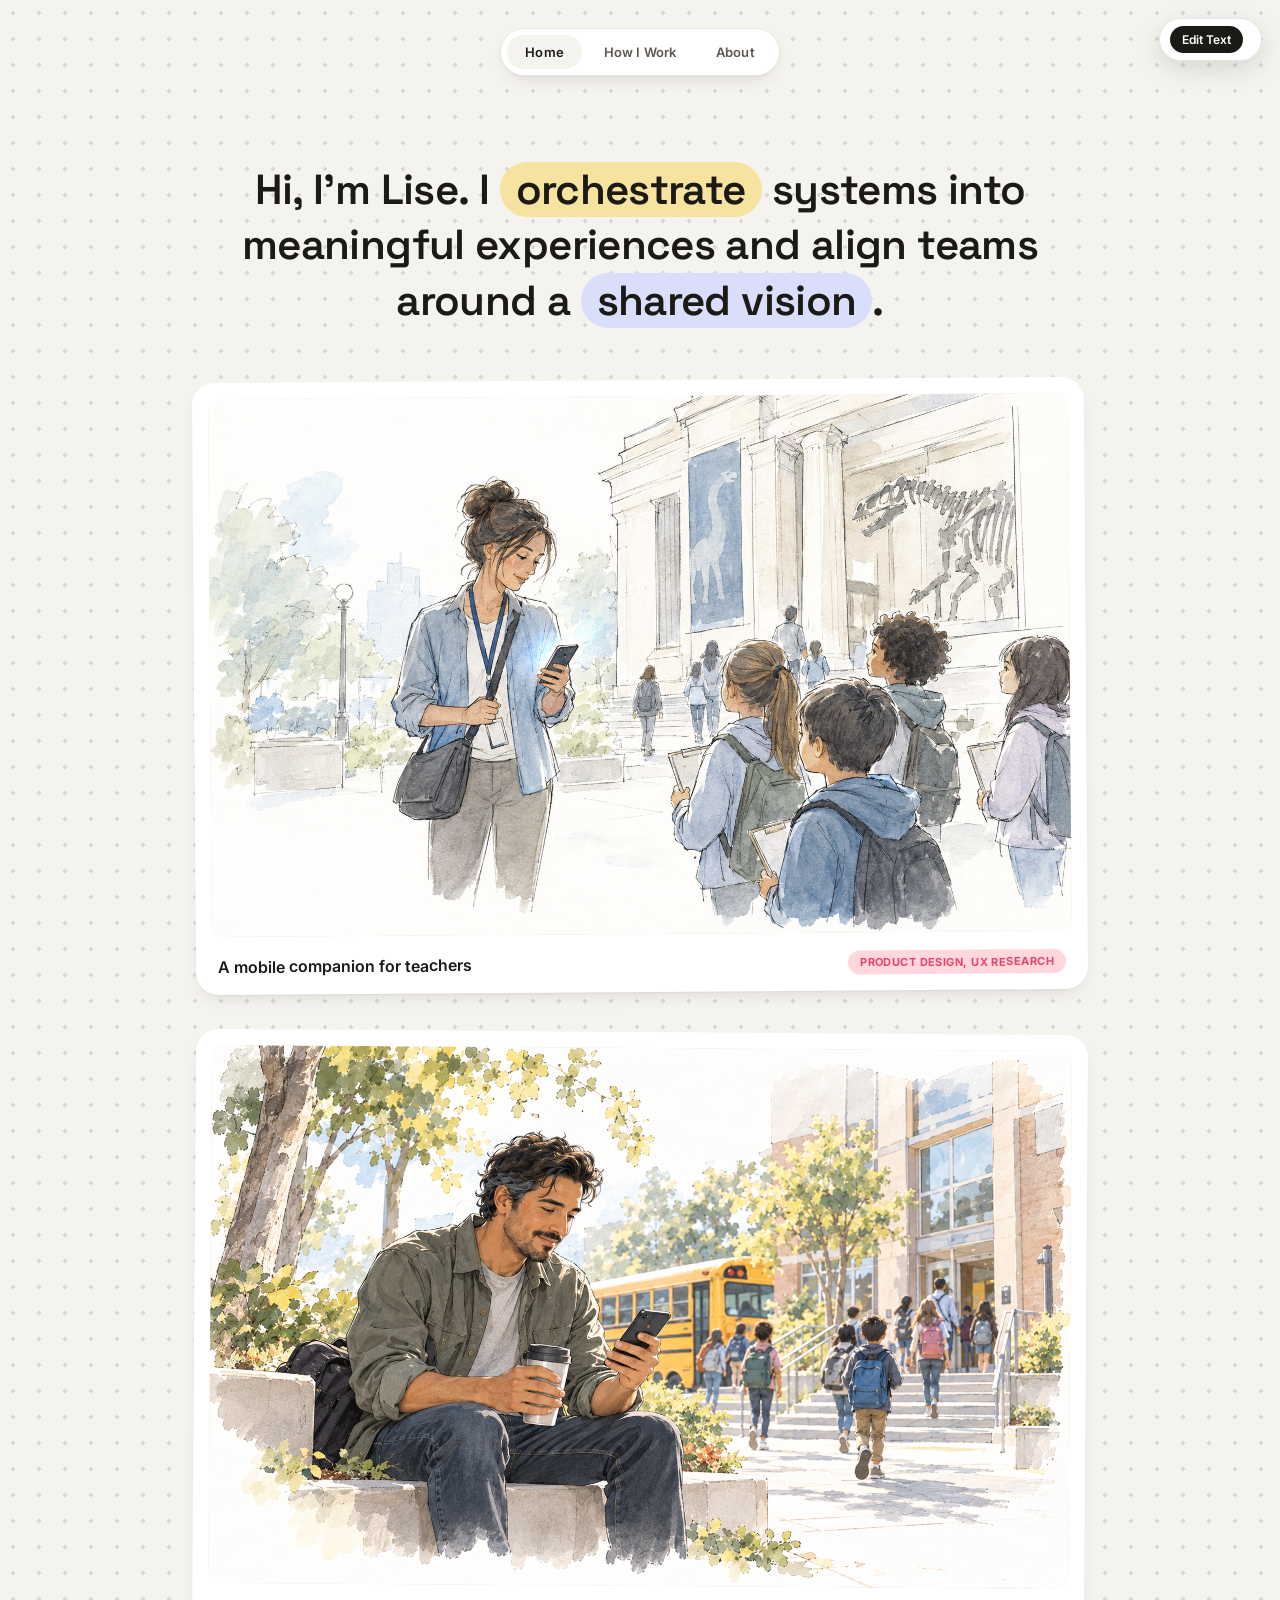
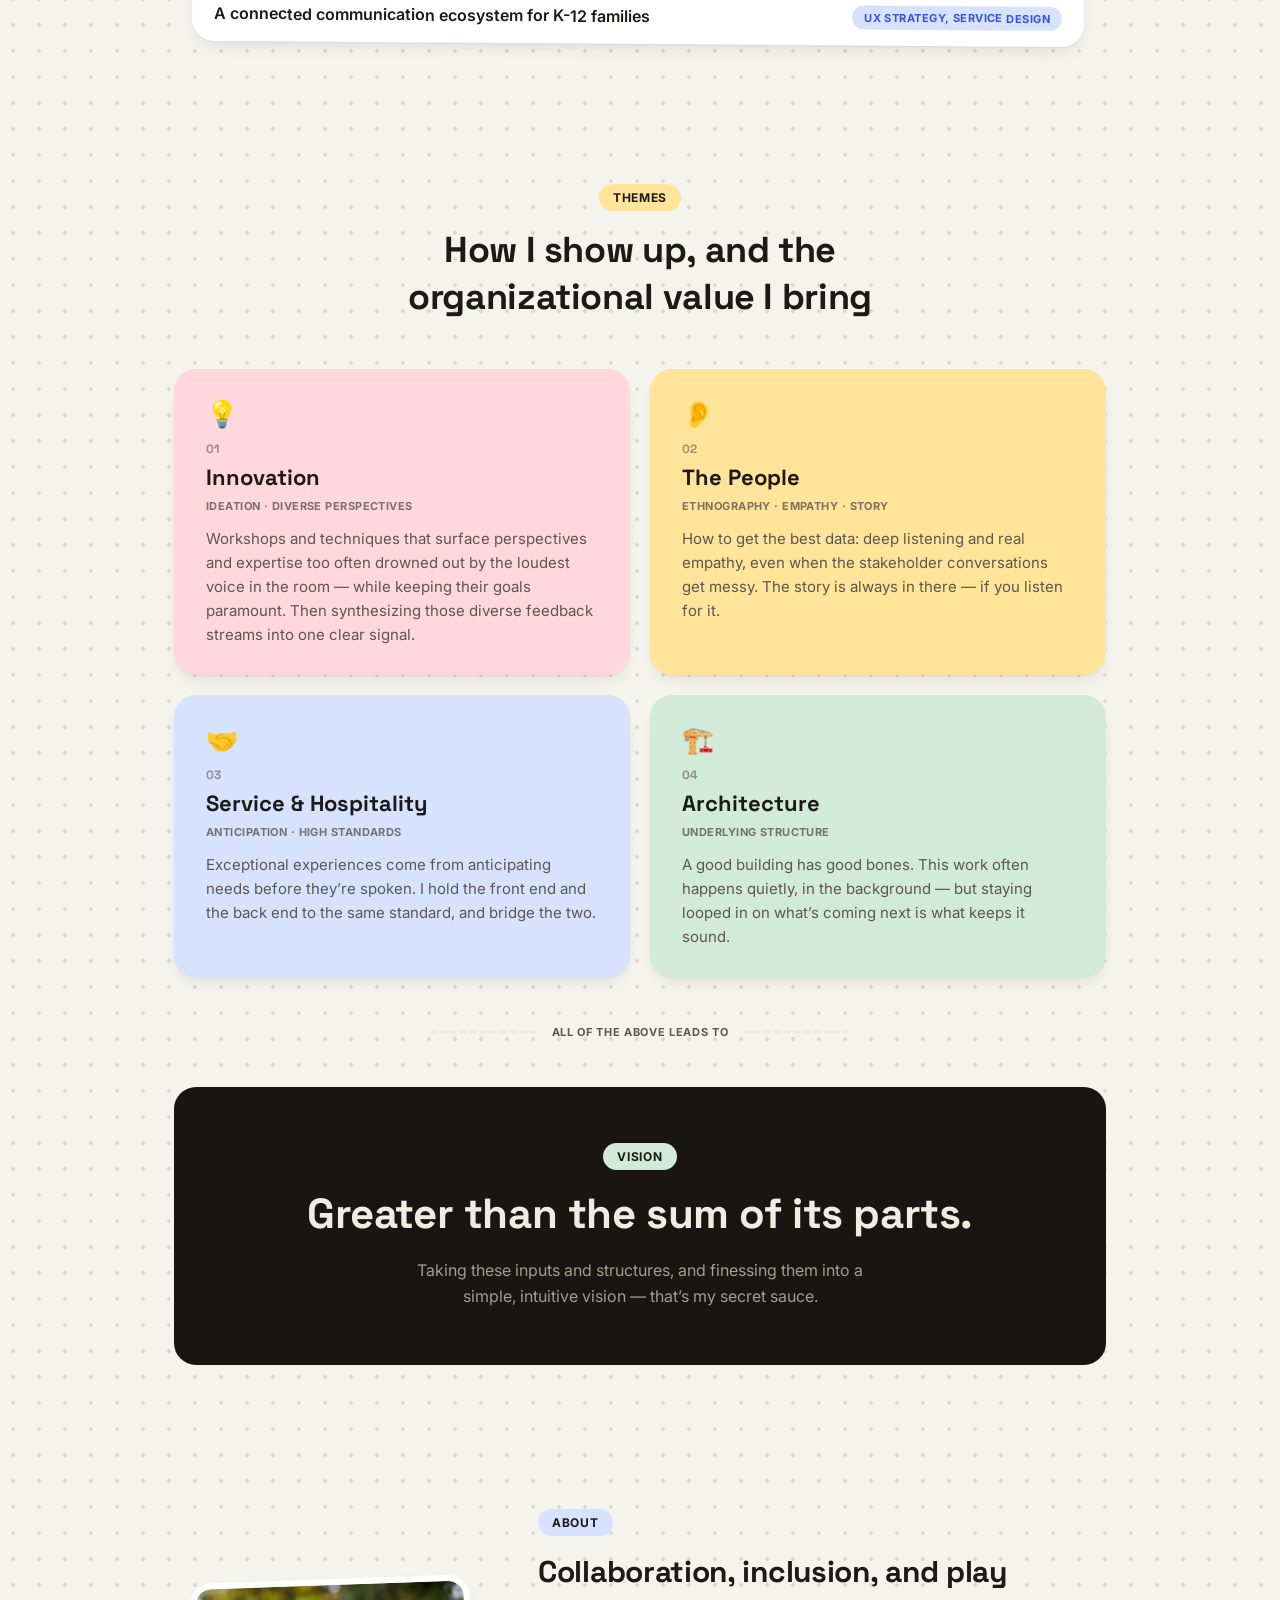
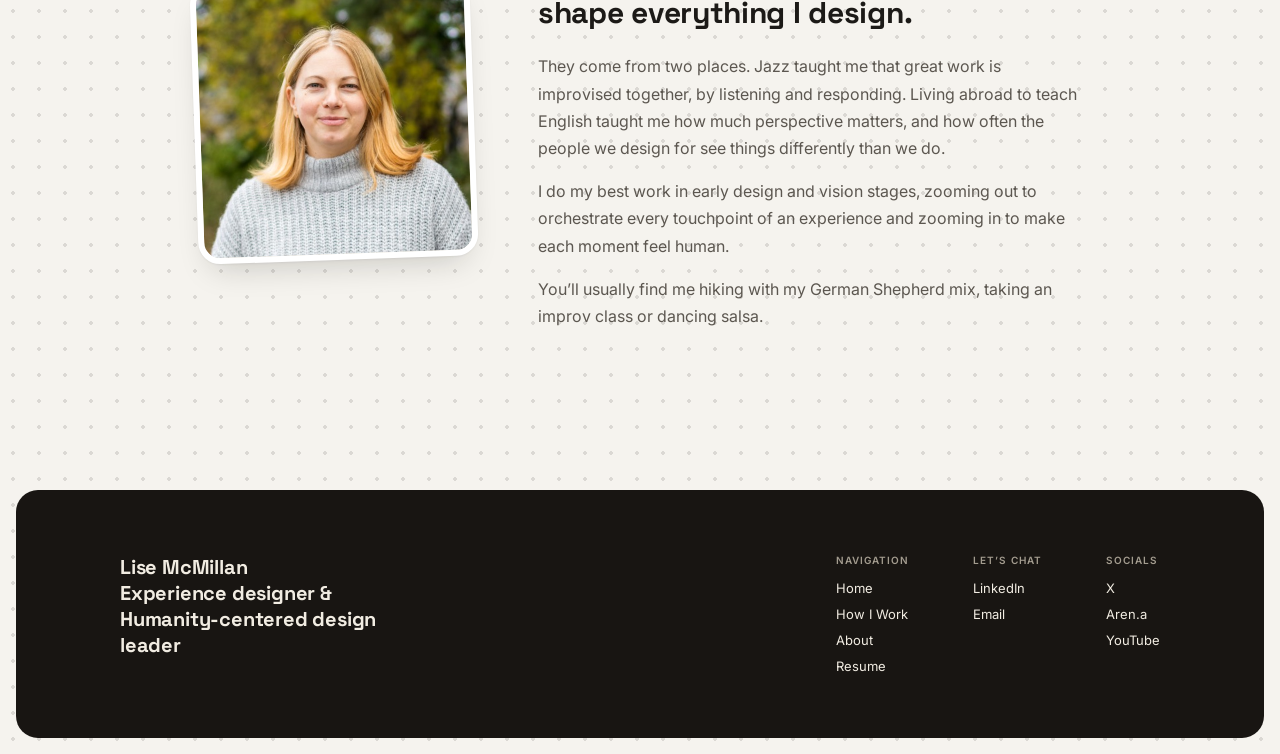
<file: index.html>
<!DOCTYPE html>
<html lang="en"><head>
<meta charset="UTF-8">
<meta name="viewport" content="width=device-width, initial-scale=1.0">
<title>Lise McMillan — Experience Designer</title>
<link rel="preconnect" href="https://fonts.googleapis.com">
<link rel="preconnect" href="https://fonts.gstatic.com" crossorigin="">
<link href="https://fonts.googleapis.com/css2?family=Space+Grotesk:wght@500;700&amp;family=Inter:wght@400;500;600;700&amp;display=swap" rel="stylesheet">

<link rel="stylesheet" href="styles.css?v=1792339845668"></head>
<body>

<header class="site-nav">
  <nav>
    <a href="#home" class="nav-link active">Home</a>
    <a href="#how-i-work" class="nav-link">How I Work</a>
    <a href="#about" class="nav-link">About</a>
  </nav>
</header>

<main>
  <section class="hero">
    <h1>Hi, I’m Lise. I <span class="hl hl--yellow">orchestrate</span> systems into meaningful experiences and align teams around a <span class="hl hl--blue">shared vision</span>.</h1>
  </section>

  <section class="projects">

    <!-- Project 1 -->
    <article class="project">
      <a class="project-link" href="case-study-teachers.html">
        <div class="scene scene--audio">
          <img class="scene-photo" src="assets/thumbnail-cs-1.png" alt="A museum educator checks her phone while leading a school group toward a natural history museum">
        </div>
        <div class="caption-row">
          <p class="caption-text">A mobile companion for teachers</p>
          <p class="caption-tag">Product Design, UX Research</p>
        </div>
      </a>
    </article>

    <!-- Project 2 -->
    <article class="project">
      <a class="project-link" href="case-study-notifications.html">
        <div class="scene scene--audio">
          <img class="scene-photo" src="assets/thumbnail-cs-2.png" alt="A connected communication ecosystem for K-12 families">
        </div>
        <div class="caption-row">
          <p class="caption-text">A connected communication ecosystem for K-12 families</p>
          <p class="caption-tag">UX Strategy, Service Design</p>
        </div>
      </a>
    </article>

  </section>

  <section class="how-i-work" id="how-i-work">
    <div class="hiw-intro">
      <p class="hiw-eyebrow">Themes</p>
      <h2 class="hiw-heading">How I show up, and the organizational value I bring</h2>
    </div>

    <div class="hiw-grid">
      <article class="hiw-card">
        <span class="hiw-number">01</span>
        <h3 class="hiw-title">Innovation</h3>
        <p class="hiw-tags">Ideation · Diverse perspectives</p>
        <p class="hiw-body">Workshops and techniques that surface perspectives and expertise too often drowned out by the loudest voice in the room — while keeping their goals paramount. Then synthesizing those diverse feedback streams into one clear signal.</p>
      </article>

      <article class="hiw-card">
        <span class="hiw-number">02</span>
        <h3 class="hiw-title">The People</h3>
        <p class="hiw-tags">Ethnography · Empathy · Story</p>
        <p class="hiw-body">How to get the best data: deep listening and real empathy, even when the stakeholder conversations get messy. The story is always in there — if you listen for it.</p>
      </article>

      <article class="hiw-card">
        <span class="hiw-number">03</span>
        <h3 class="hiw-title">Service &amp; Hospitality</h3>
        <p class="hiw-tags">Anticipation · High standards</p>
        <p class="hiw-body">Exceptional experiences come from anticipating needs before they’re spoken. I hold the front end and the back end to the same standard, and bridge the two.</p>
      </article>

      <article class="hiw-card">
        <span class="hiw-number">04</span>
        <h3 class="hiw-title">Architecture</h3>
        <p class="hiw-tags">Underlying structure</p>
        <p class="hiw-body">A good building has good bones. This work often happens quietly, in the background — but staying looped in on what’s coming next is what keeps it sound.</p>
      </article>
    </div>

    <div class="hiw-connector" aria-hidden="true">
      <span class="hiw-connector-line"></span>
      <p class="hiw-connector-label">All of the above leads to</p>
      <span class="hiw-connector-line"></span>
    </div>

    <div class="hiw-vision">
      <p class="hiw-vision-kicker">Vision</p>
      <p class="hiw-vision-statement">Greater than the sum of its parts.</p>
      <p class="hiw-vision-body">Taking these inputs and structures, and finessing them into a simple, intuitive vision — that’s my secret sauce.</p>
    </div>
  </section>

  <section class="about" id="about">
    <div class="about-inner">
      <div class="about-photo">
        <img src="assets/headshot_LM.PNG" alt="Portrait of Lise McMillan">
      </div>
      <div class="about-text">
        <p class="about-eyebrow">About</p>
        <p class="about-lead">Collaboration, inclusion, and play shape everything I design.</p>
        <p class="about-body">They come from two places. Jazz taught me that great work is improvised together, by listening and responding. Living abroad to teach English taught me how much perspective matters, and how often the people we design for see things differently than we do.</p>
        <p class="about-body">I do my best work in early design and vision stages, zooming out to orchestrate every touchpoint of an experience and zooming in to make each moment feel human.</p>
        <p class="about-body">You’ll usually find me hiking with my German Shepherd mix, taking an improv class or dancing salsa.</p>
      </div>
    </div>
  </section>
</main>

<footer class="site-footer">
  <div class="footer-inner">
    <p class="footer-tagline">Lise McMillan<br>Experience designer &amp; <br>Humanity-centered design leader</p>
    <div class="footer-columns">
      <div class="footer-col">
        <h4>Navigation</h4>
        <a href="#home">Home</a>
        <a href="#how-i-work">How I Work</a>
        <a href="#about">About</a>
        <a href="#resume">Resume</a>
      </div>
      <div class="footer-col">
        <h4>Let’s Chat</h4>
        <a href="#linkedin">LinkedIn</a>
        <a href="#email">Email</a>
      </div>
      <div class="footer-col">
        <h4>Socials</h4>
        <a href="#x">X</a>
        <a href="#arena">Aren.a</a>
        <a href="#youtube">YouTube</a>
      </div>
    </div>
  </div>
</footer>

<div id="edit-toolbar">
  <button id="edit-toggle">Edit Text</button>
  <button id="edit-save" hidden>Save Changes</button>
  <span id="edit-status"></span>
</div>

<script>
(function () {
  var toolbar = document.getElementById('edit-toolbar');
  var toggleBtn = document.getElementById('edit-toggle');
  var saveBtn = document.getElementById('edit-save');
  var statusEl = document.getElementById('edit-status');
  var editing = false;

  function isLeaf(el) {
    if (el.closest('svg')) return false;
    if (el === toolbar || toolbar.contains(el)) return false;
    if (!el.textContent.trim()) return false;
    for (var i = 0; i < el.childNodes.length; i++) {
      var node = el.childNodes[i];
      if (node.nodeType === 1 && node.tagName !== 'BR') return false;
    }
    return true;
  }

  function collectEditable() {
    return Array.prototype.filter.call(document.body.querySelectorAll('*'), isLeaf);
  }

  toggleBtn.addEventListener('click', function () {
    editing = !editing;
    collectEditable().forEach(function (el) {
      el.contentEditable = editing;
      el.classList.toggle('editable-active', editing);
    });
    toggleBtn.textContent = editing ? 'Exit Edit Mode' : 'Edit Text';
    saveBtn.hidden = !editing;
    statusEl.textContent = editing ? 'Click any text to edit it' : '';
  });

  saveBtn.addEventListener('click', function () {
    var clone = document.documentElement.cloneNode(true);
    var clist = clone.querySelectorAll('[contenteditable]');
    for (var i = 0; i < clist.length; i++) clist[i].removeAttribute('contenteditable');
    var alist = clone.querySelectorAll('.editable-active');
    for (var j = 0; j < alist.length; j++) {
      alist[j].classList.remove('editable-active');
      if (!alist[j].className) alist[j].removeAttribute('class');
    }
    var html = '<!DOCTYPE html>\n' + clone.outerHTML;
    statusEl.textContent = 'Saving…';
    fetch('/__save', { method: 'POST', headers: { 'Content-Type': 'text/html' }, body: html })
      .then(function (res) {
        if (!res.ok) return res.text().then(function (t) { throw new Error(t); });
        statusEl.textContent = 'Saved ✓';
        setTimeout(function () { statusEl.textContent = editing ? 'Click any text to edit it' : ''; }, 1500);
      })
      .catch(function () {
        statusEl.textContent = 'Save failed — is the edit server running?';
      });
  });
})();
</script>



</body></html>
</file>
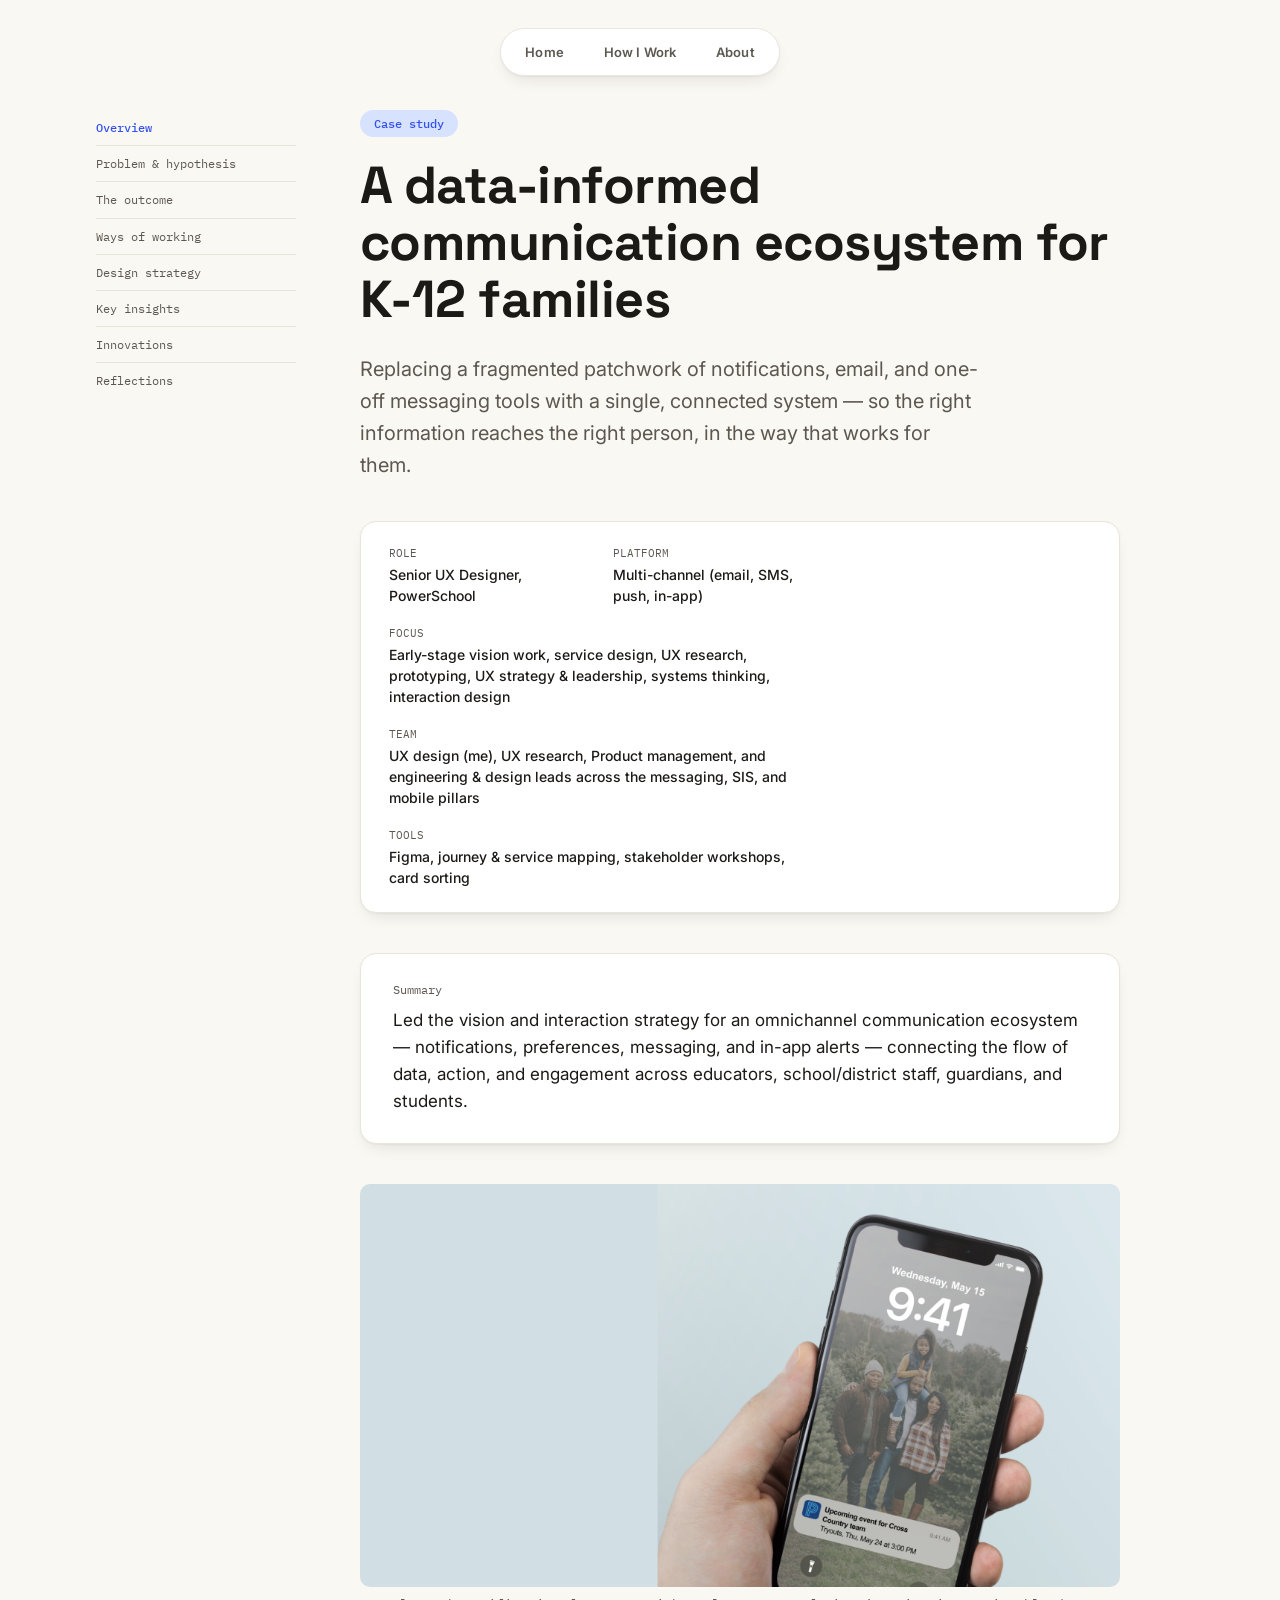
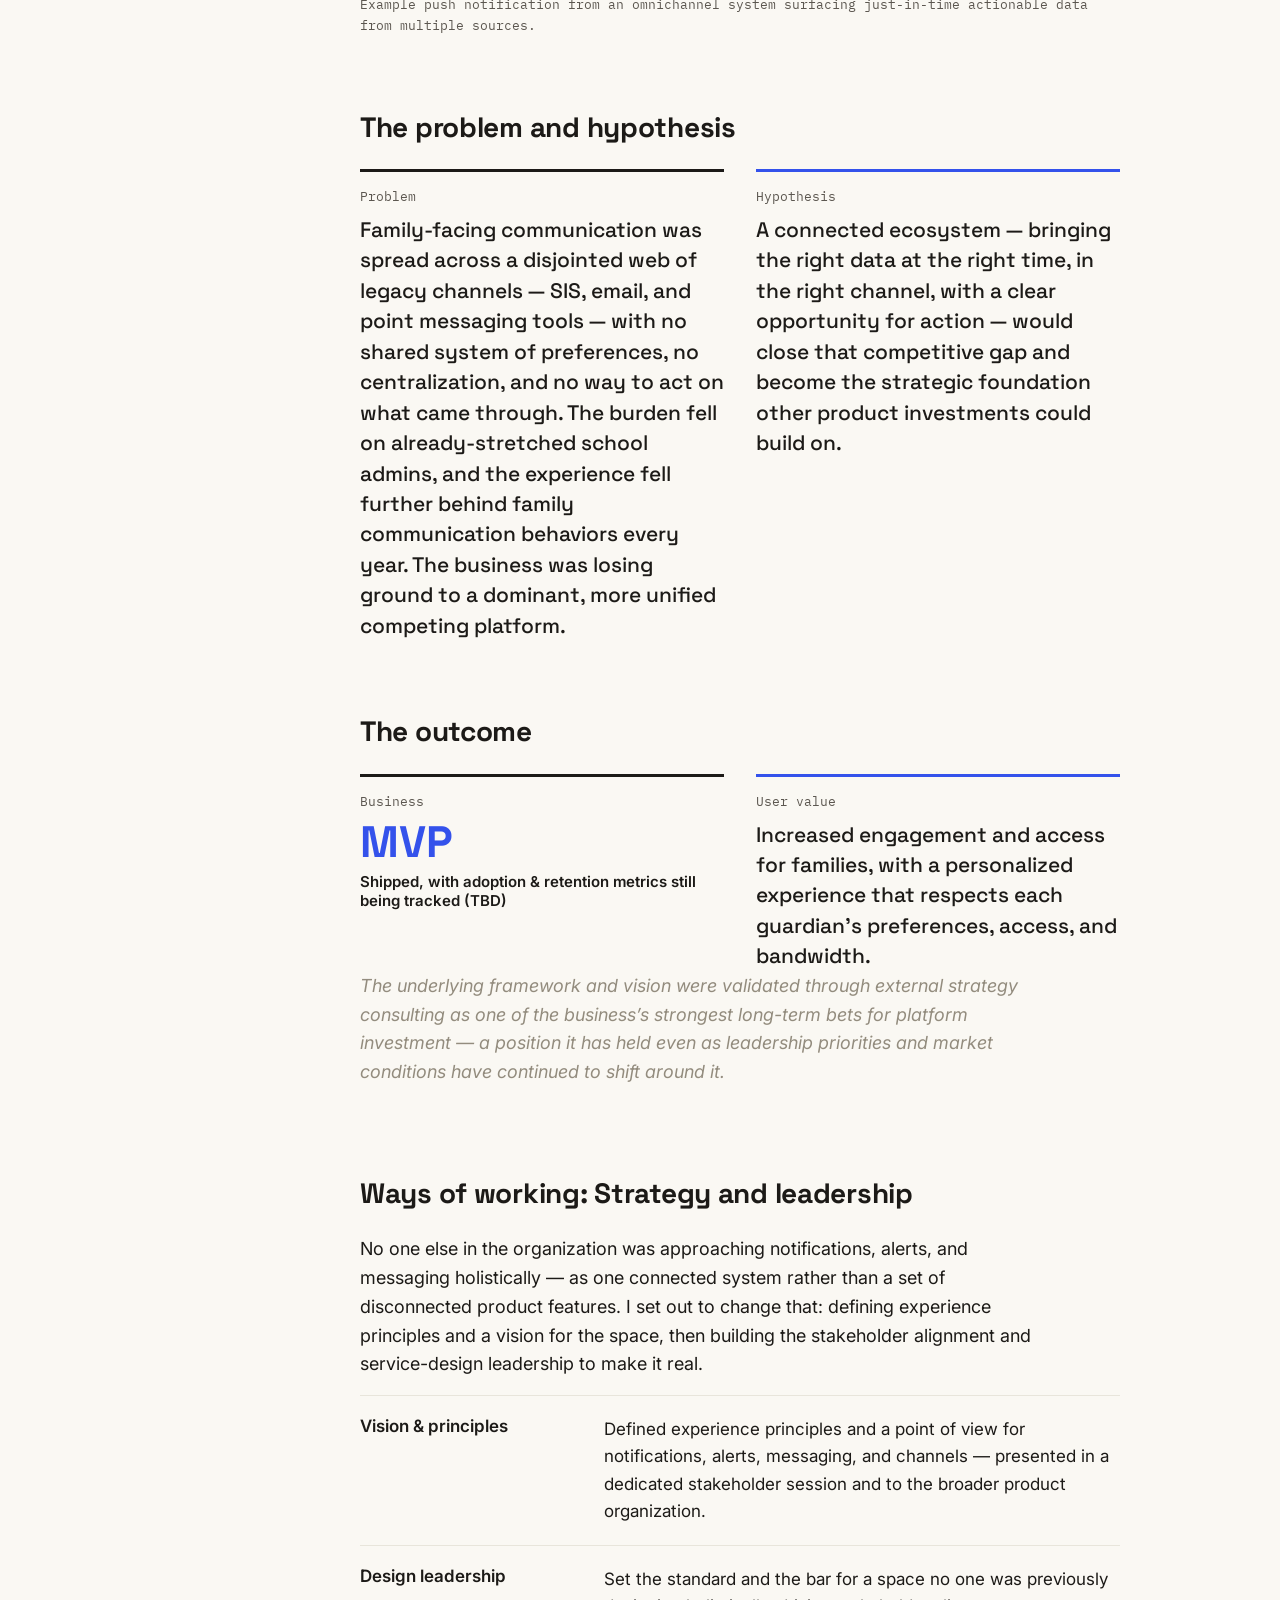
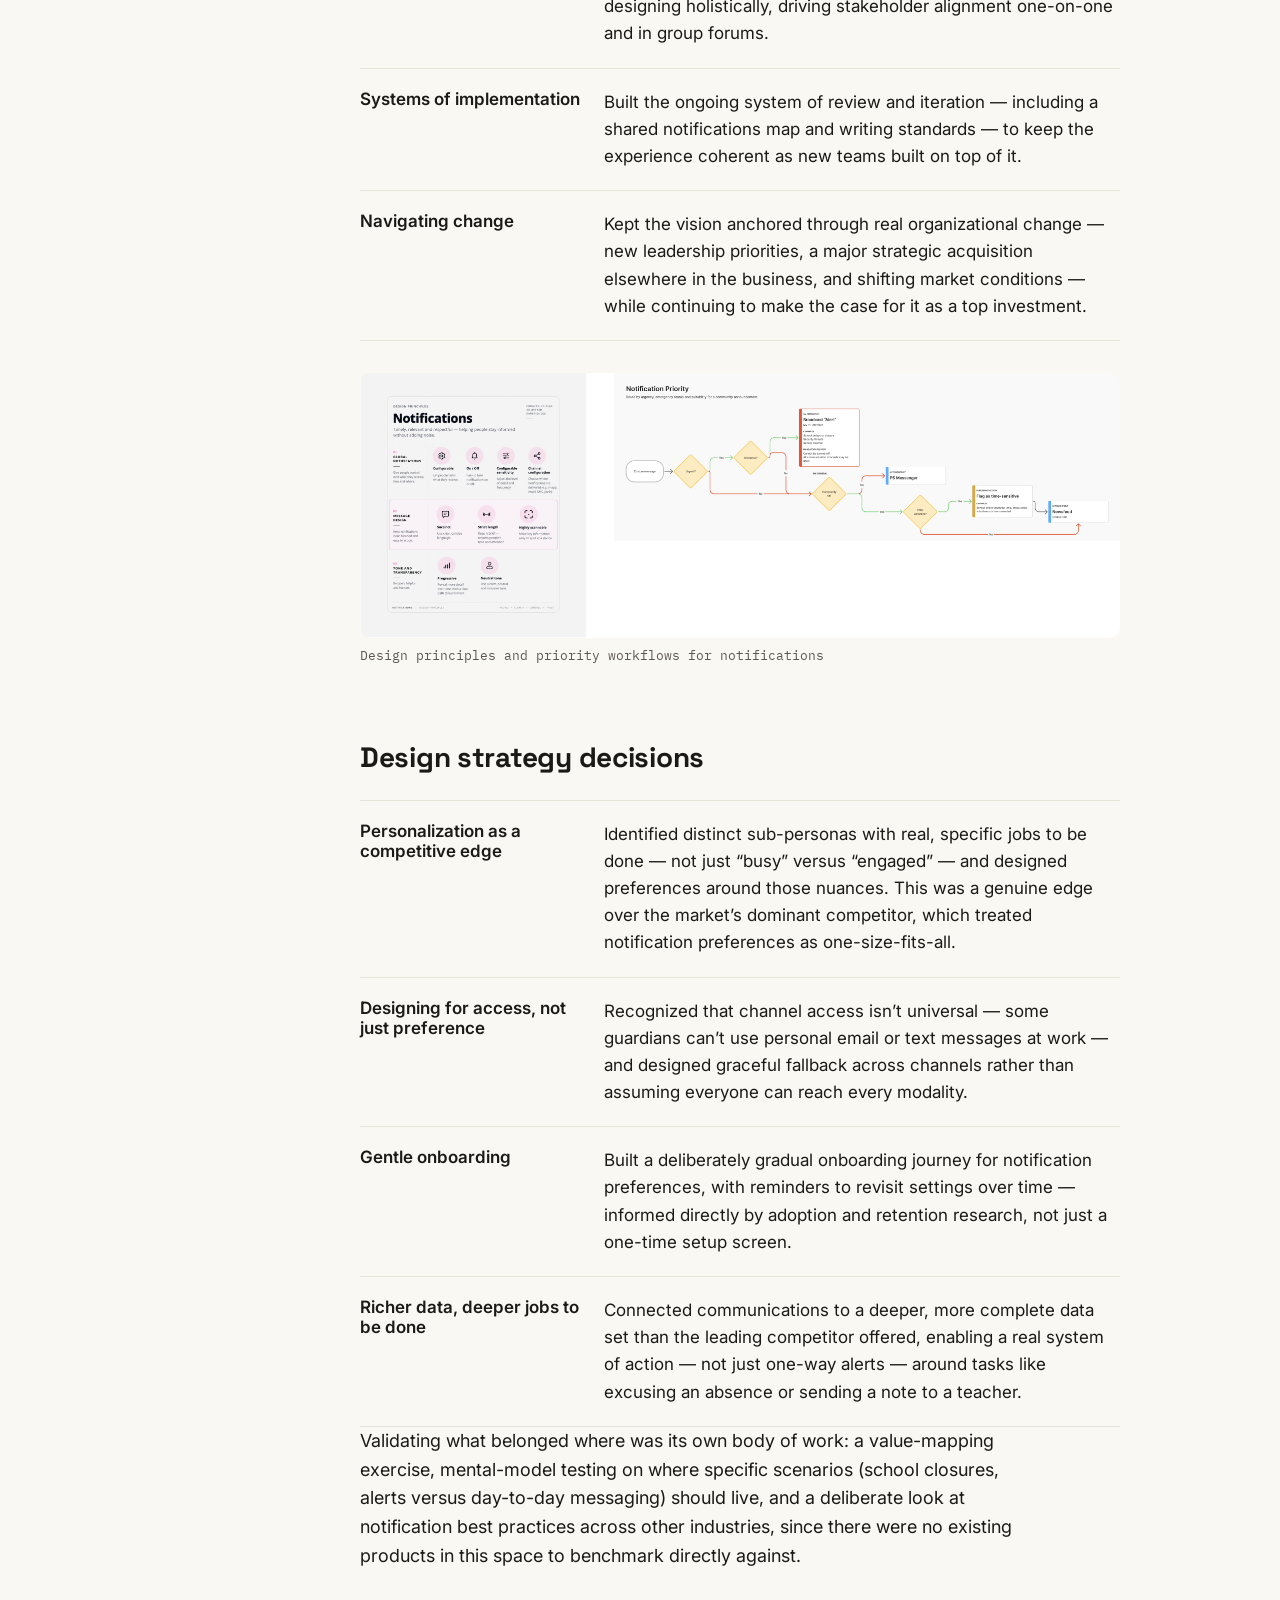
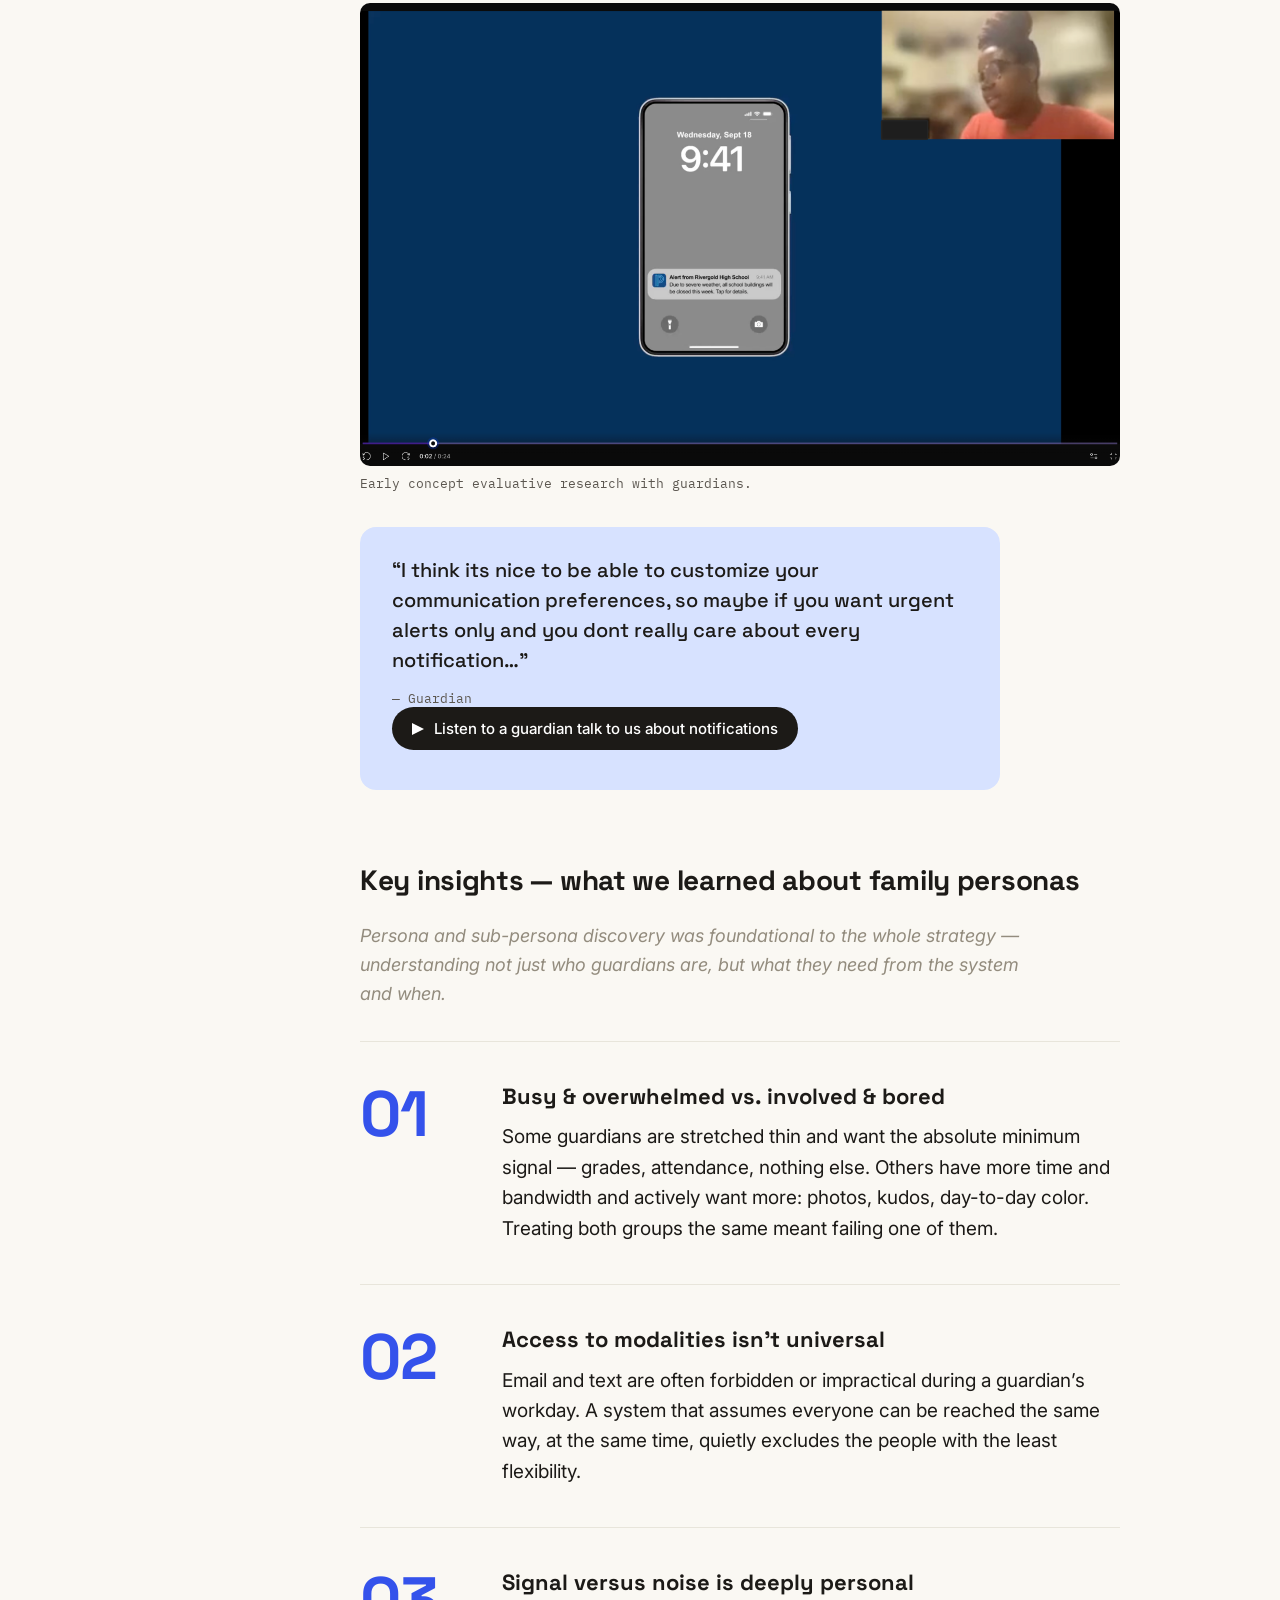
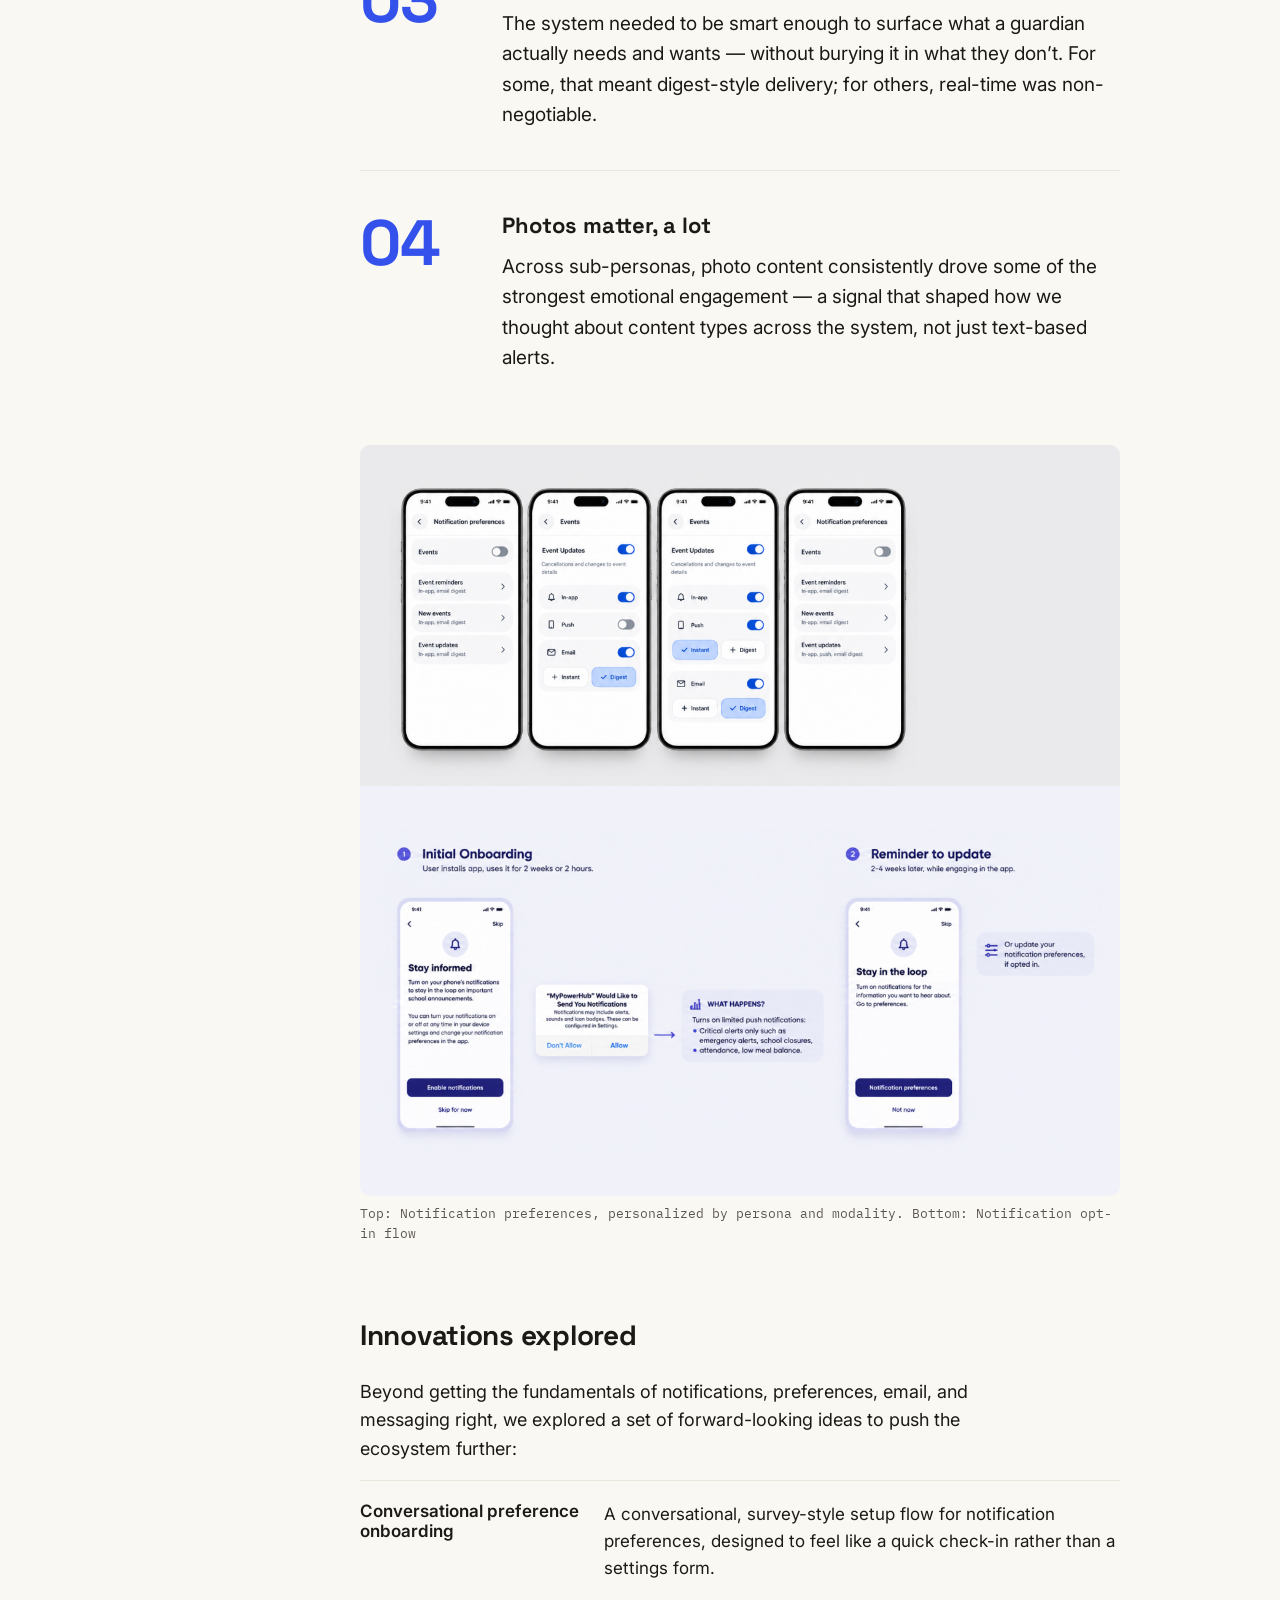
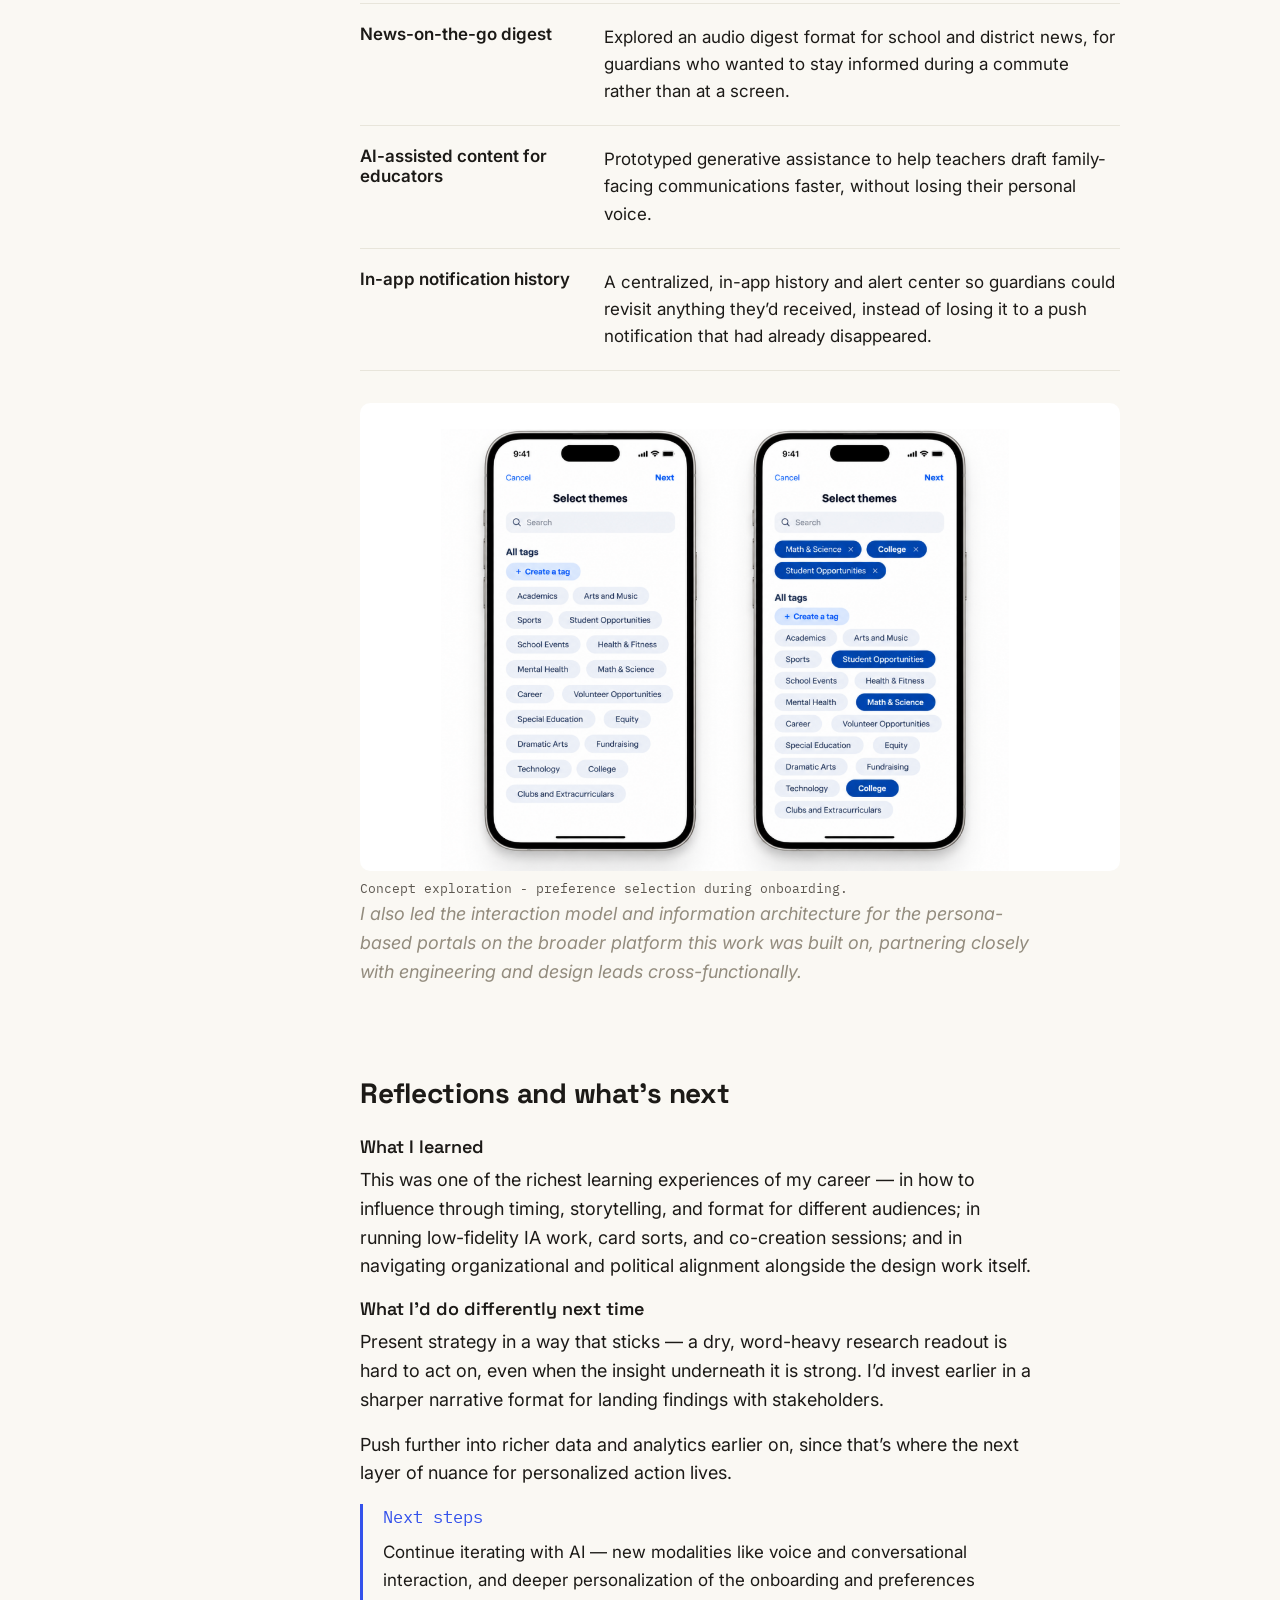
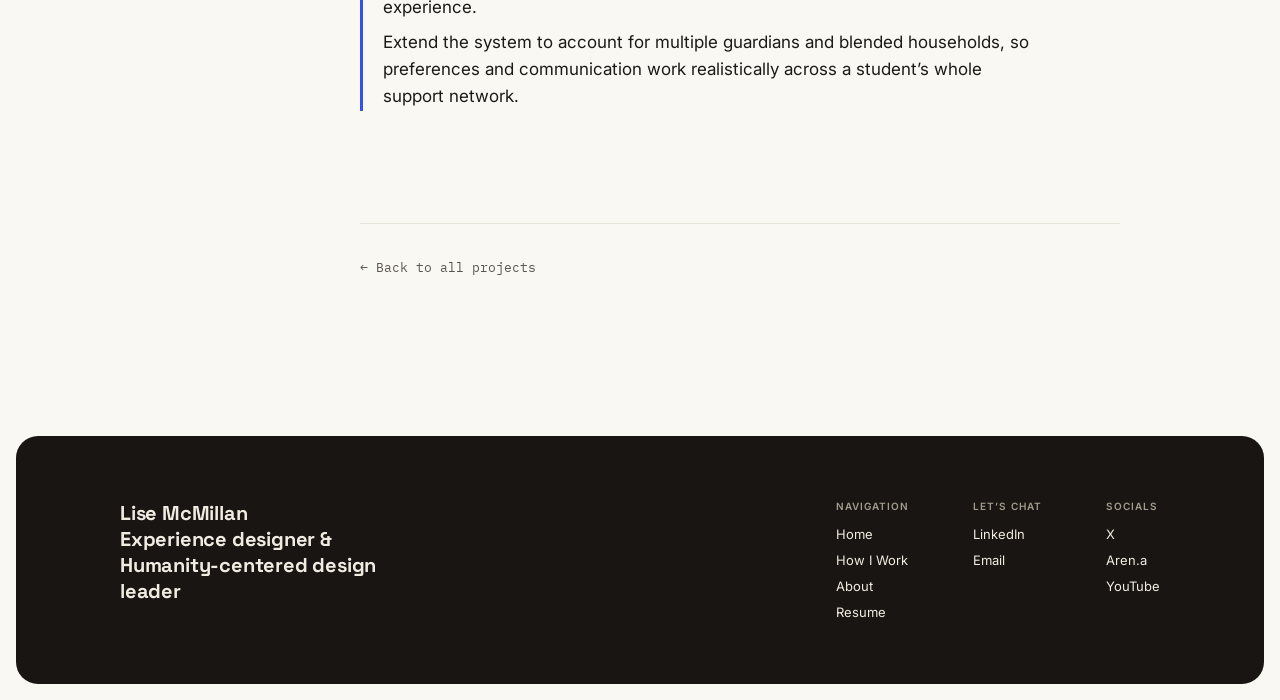
<file: case-study-notifications.html>
<!DOCTYPE html>
<html lang="en"><head>
<meta charset="UTF-8">
<meta name="viewport" content="width=device-width, initial-scale=1.0">
<title>A connected communication ecosystem for K-12 families — Lise McMillan</title>
<link rel="preconnect" href="https://fonts.googleapis.com">
<link rel="preconnect" href="https://fonts.gstatic.com" crossorigin="">
<link href="https://fonts.googleapis.com/css2?family=Space+Grotesk:wght@500;700&family=IBM+Plex+Mono:wght@400;500&family=Inter:wght@400;500;600&display=swap" rel="stylesheet">

<link rel="stylesheet" href="styles.css?v=1792340257593"></head>
<body class="case-study">

<header class="site-nav">
  <nav>
    <a href="index.html#home" class="nav-link">Home</a>
    <a href="index.html#how-i-work" class="nav-link">How I Work</a>
    <a href="index.html#about" class="nav-link">About</a>
  </nav>
</header>

<main class="cs-shell">
  <nav class="cs-toc" aria-label="Case study sections">
    <a href="#overview" class="cs-toc-link">Overview</a>
    <a href="#problem" class="cs-toc-link">Problem &amp; hypothesis</a>
    <a href="#outcome" class="cs-toc-link">The outcome</a>
    <a href="#working" class="cs-toc-link">Ways of working</a>
    <a href="#decisions" class="cs-toc-link">Design strategy</a>
    <a href="#personas" class="cs-toc-link">Key insights</a>
    <a href="#innovations" class="cs-toc-link">Innovations</a>
    <a href="#reflections" class="cs-toc-link">Reflections</a>
  </nav>

  <article class="cs-content">

    <section class="cs-hero" id="overview">
      <p class="cs-eyebrow">Case study</p>
      <h1 class="cs-title">A data-informed communication ecosystem for K-12 families</h1>
      <p class="cs-subtitle">Replacing a fragmented patchwork of notifications, email, and one-off messaging tools with a single, connected system — so the right information reaches the right person, in the way that works for them.</p>

      <div class="cs-details-card">
        <div class="cs-detail">
          <p class="cs-detail-label">Role</p>
          <p class="cs-detail-value">Senior UX Designer, PowerSchool</p>
        </div>
        <div class="cs-detail">
          <p class="cs-detail-label">Platform</p>
          <p class="cs-detail-value">Multi-channel (email, SMS, push, in-app)</p>
        </div>
        <div class="cs-detail cs-detail--wide">
          <p class="cs-detail-label">Focus</p>
          <p class="cs-detail-value">Early-stage vision work, service design, UX research, prototyping, UX strategy &amp; leadership, systems thinking, interaction design</p>
        </div>
        <div class="cs-detail cs-detail--wide">
          <p class="cs-detail-label">Team</p>
          <p class="cs-detail-value">UX design (me), UX research, Product management, and engineering &amp; design leads across the messaging, SIS, and mobile pillars</p>
        </div>
        <div class="cs-detail cs-detail--wide">
          <p class="cs-detail-label">Tools</p>
          <p class="cs-detail-value">Figma, journey &amp; service mapping, stakeholder workshops, card sorting</p>
        </div>
      </div>

      <div class="cs-summary-card">
        <p class="cs-summary-label">Summary</p>
        <p class="cs-summary-text">Led the vision and interaction strategy for an omnichannel communication ecosystem — notifications, preferences, messaging, and in-app alerts — connecting the flow of data, action, and engagement across educators, school/district staff, guardians, and students.</p>
      </div>

      <figure class="cs-figure">
        <div class="cs-figure-frame cs-figure-frame--image"><img src="assets/case-study-notifications/notifications-example.png" alt="Example push notification surfacing actionable data from multiple sources"></div>
        <figcaption>Example push notification from an omnichannel system surfacing just-in-time actionable data from multiple sources.</figcaption>
      </figure>
    </section>

    <section class="cs-section" id="problem">
      <h2 class="cs-h2">The problem and hypothesis</h2>
      <div class="cs-split">
        <div class="cs-split-col">
          <p class="cs-kicker">Problem</p>
          <p class="cs-serif-lg">Family-facing communication was spread across a disjointed web of legacy channels — SIS, email, and point messaging tools — with no shared system of preferences, no centralization, and no way to act on what came through. The burden fell on already-stretched school admins, and the experience fell further behind family communication behaviors every year. The business was losing ground to a dominant, more unified competing platform.</p>
        </div>
        <div class="cs-split-col cs-split-col--accent">
          <p class="cs-kicker">Hypothesis</p>
          <p class="cs-serif-lg">A connected ecosystem — bringing the right data at the right time, in the right channel, with a clear opportunity for action — would close that competitive gap and become the strategic foundation other product investments could build on.</p>
        </div>
      </div>
    </section>

    <section class="cs-section" id="outcome">
      <h2 class="cs-h2">The outcome</h2>
      <div class="cs-split">
        <div class="cs-split-col">
          <p class="cs-kicker">Business</p>
          <p class="cs-stat"><span class="cs-stat-num">MVP</span></p>
          <p class="cs-stat-label">Shipped, with adoption &amp; retention metrics still being tracked (TBD)</p>
        </div>
        <div class="cs-split-col cs-split-col--accent">
          <p class="cs-kicker">User value</p>
          <p class="cs-serif-lg">Increased engagement and access for families, with a personalized experience that respects each guardian&rsquo;s preferences, access, and bandwidth.</p>
        </div>
      </div>
      <p class="cs-para cs-para--muted">The underlying framework and vision were validated through external strategy consulting as one of the business&rsquo;s strongest long-term bets for platform investment — a position it has held even as leadership priorities and market conditions have continued to shift around it.</p>
    </section>

    <section class="cs-section" id="working">
      <h2 class="cs-h2">Ways of working: Strategy and leadership</h2>
      <p class="cs-para">No one else in the organization was approaching notifications, alerts, and messaging holistically — as one connected system rather than a set of disconnected product features. I set out to change that: defining experience principles and a vision for the space, then building the stakeholder alignment and service-design leadership to make it real.</p>

      <dl class="cs-points">
        <div class="cs-point">
          <dt>Vision &amp; principles</dt>
          <dd>Defined experience principles and a point of view for notifications, alerts, messaging, and channels — presented in a dedicated stakeholder session and to the broader product organization.</dd>
        </div>
        <div class="cs-point">
          <dt>Design leadership</dt>
          <dd>Set the standard and the bar for a space no one was previously designing holistically, driving stakeholder alignment one-on-one and in group forums.</dd>
        </div>
        <div class="cs-point">
          <dt>Systems of implementation</dt>
          <dd>Built the ongoing system of review and iteration — including a shared notifications map and writing standards — to keep the experience coherent as new teams built on top of it.</dd>
        </div>
        <div class="cs-point cs-point--last">
          <dt>Navigating change</dt>
          <dd>Kept the vision anchored through real organizational change — new leadership priorities, a major strategic acquisition elsewhere in the business, and shifting market conditions — while continuing to make the case for it as a top investment.</dd>
        </div>
      </dl>

      <figure class="cs-figure">
        <div class="cs-figure-frame cs-figure-frame--image"><img src="assets/case-study-notifications/notifications-charts.png" alt="Design principles and priority workflows for notifications"></div>
        <figcaption>Design principles and priority workflows for notifications</figcaption>
      </figure>
    </section>

    <section class="cs-section" id="decisions">
      <h2 class="cs-h2">Design strategy decisions</h2>
      <dl class="cs-points">
        <div class="cs-point">
          <dt>Personalization as a competitive edge</dt>
          <dd>Identified distinct sub-personas with real, specific jobs to be done — not just &ldquo;busy&rdquo; versus &ldquo;engaged&rdquo; — and designed preferences around those nuances. This was a genuine edge over the market&rsquo;s dominant competitor, which treated notification preferences as one-size-fits-all.</dd>
        </div>
        <div class="cs-point">
          <dt>Designing for access, not just preference</dt>
          <dd>Recognized that channel access isn&rsquo;t universal — some guardians can&rsquo;t use personal email or text messages at work — and designed graceful fallback across channels rather than assuming everyone can reach every modality.</dd>
        </div>
        <div class="cs-point">
          <dt>Gentle onboarding</dt>
          <dd>Built a deliberately gradual onboarding journey for notification preferences, with reminders to revisit settings over time — informed directly by adoption and retention research, not just a one-time setup screen.</dd>
        </div>
        <div class="cs-point cs-point--last">
          <dt>Richer data, deeper jobs to be done</dt>
          <dd>Connected communications to a deeper, more complete data set than the leading competitor offered, enabling a real system of action &mdash; not just one-way alerts &mdash; around tasks like excusing an absence or sending a note to a teacher.</dd>
        </div>
      </dl>

      <p class="cs-para">Validating what belonged where was its own body of work: a value-mapping exercise, mental-model testing on where specific scenarios (school closures, alerts versus day-to-day messaging) should live, and a deliberate look at notification best practices across other industries, since there were no existing products in this space to benchmark directly against.</p>

      <figure class="cs-figure">
        <div class="cs-figure-frame cs-figure-frame--image"><img src="assets/case-study-notifications/notifications-research.png" alt="Early concept evaluative research with guardians"></div>
        <figcaption>Early concept evaluative research with guardians.</figcaption>
      </figure>

      <blockquote class="cs-quote">
        <p>&ldquo;I think its nice to be able to customize your communication preferences, so maybe if you want urgent alerts only and you dont really care about every notification&hellip;&rdquo;</p>
        <cite>— Guardian</cite>
        <button type="button" class="cs-watch-btn" style="display: flex; margin-bottom: 12px;" aria-label="Listen to a guardian talk to us about notifications">
          <svg width="12" height="12" viewBox="0 0 14 14" fill="none" xmlns="http://www.w3.org/2000/svg"><path d="M0 0V14L14 7L0 0Z" fill="currentColor"/></svg>
          Listen to a guardian talk to us about notifications
        </button>
      </blockquote>
    </section>

    <section class="cs-section" id="personas">
      <h2 class="cs-h2">Key insights &mdash; what we learned about family personas</h2>
      <p class="cs-para cs-para--muted">Persona and sub-persona discovery was foundational to the whole strategy &mdash; understanding not just who guardians are, but what they need from the system and when.</p>

      <div class="cs-findings">
        <div class="cs-finding">
          <p class="cs-finding-num">01</p>
          <div class="cs-finding-body">
            <h3>Busy &amp; overwhelmed vs. involved &amp; bored</h3>
            <p>Some guardians are stretched thin and want the absolute minimum signal — grades, attendance, nothing else. Others have more time and bandwidth and actively want more: photos, kudos, day-to-day color. Treating both groups the same meant failing one of them.</p>
          </div>
        </div>
        <div class="cs-finding">
          <p class="cs-finding-num">02</p>
          <div class="cs-finding-body">
            <h3>Access to modalities isn&rsquo;t universal</h3>
            <p>Email and text are often forbidden or impractical during a guardian&rsquo;s workday. A system that assumes everyone can be reached the same way, at the same time, quietly excludes the people with the least flexibility.</p>
          </div>
        </div>
        <div class="cs-finding">
          <p class="cs-finding-num">03</p>
          <div class="cs-finding-body">
            <h3>Signal versus noise is deeply personal</h3>
            <p>The system needed to be smart enough to surface what a guardian actually needs and wants &mdash; without burying it in what they don&rsquo;t. For some, that meant digest-style delivery; for others, real-time was non-negotiable.</p>
          </div>
        </div>
        <div class="cs-finding">
          <p class="cs-finding-num">04</p>
          <div class="cs-finding-body">
            <h3>Photos matter, a lot</h3>
            <p>Across sub-personas, photo content consistently drove some of the strongest emotional engagement &mdash; a signal that shaped how we thought about content types across the system, not just text-based alerts.</p>
          </div>
        </div>
      </div>

      <figure class="cs-figure">
        <div class="cs-figure-frame cs-figure-frame--image"><img src="assets/case-study-notifications/notifications-prefs.png" alt="Notification preferences by persona and modality, and the notification opt-in flow"></div>
        <figcaption>Top: Notification preferences, personalized by persona and modality. Bottom: Notification opt-in flow</figcaption>
      </figure>
    </section>

    <section class="cs-section" id="innovations">
      <h2 class="cs-h2">Innovations explored</h2>
      <p class="cs-para">Beyond getting the fundamentals of notifications, preferences, email, and messaging right, we explored a set of forward-looking ideas to push the ecosystem further:</p>

      <dl class="cs-points">
        <div class="cs-point">
          <dt>Conversational preference onboarding</dt>
          <dd>A conversational, survey-style setup flow for notification preferences, designed to feel like a quick check-in rather than a settings form.</dd>
        </div>
        <div class="cs-point">
          <dt>News-on-the-go digest</dt>
          <dd>Explored an audio digest format for school and district news, for guardians who wanted to stay informed during a commute rather than at a screen.</dd>
        </div>
        <div class="cs-point">
          <dt>AI-assisted content for educators</dt>
          <dd>Prototyped generative assistance to help teachers draft family-facing communications faster, without losing their personal voice.</dd>
        </div>
        <div class="cs-point cs-point--last">
          <dt>In-app notification history</dt>
          <dd>A centralized, in-app history and alert center so guardians could revisit anything they&rsquo;d received, instead of losing it to a push notification that had already disappeared.</dd>
        </div>
      </dl>

      <figure class="cs-figure">
        <div class="cs-figure-frame cs-figure-frame--image"><img src="assets/case-study-notifications/notifications-recommendation.png" alt="Concept exploration of theme selection during onboarding"></div>
        <figcaption>Concept exploration - preference selection during onboarding.</figcaption>
      </figure>

      <p class="cs-para cs-para--muted">I also led the interaction model and information architecture for the persona-based portals on the broader platform this work was built on, partnering closely with engineering and design leads cross-functionally.</p>
    </section>

    <section class="cs-section" id="reflections">
      <h2 class="cs-h2">Reflections and what&rsquo;s next</h2>

      <h3 class="cs-h3">What I learned</h3>
      <p class="cs-para">This was one of the richest learning experiences of my career &mdash; in how to influence through timing, storytelling, and format for different audiences; in running low-fidelity IA work, card sorts, and co-creation sessions; and in navigating organizational and political alignment alongside the design work itself.</p>

      <h3 class="cs-h3">What I&rsquo;d do differently next time</h3>
      <p class="cs-para">Present strategy in a way that sticks &mdash; a dry, word-heavy research readout is hard to act on, even when the insight underneath it is strong. I&rsquo;d invest earlier in a sharper narrative format for landing findings with stakeholders.</p>
      <p class="cs-para">Push further into richer data and analytics earlier on, since that&rsquo;s where the next layer of nuance for personalized action lives.</p>

      <div class="cs-next-steps">
        <p class="cs-kicker">Next steps</p>
        <p>Continue iterating with AI &mdash; new modalities like voice and conversational interaction, and deeper personalization of the onboarding and preferences experience.</p>
        <p>Extend the system to account for multiple guardians and blended households, so preferences and communication work realistically across a student&rsquo;s whole support network.</p>
      </div>
    </section>

    <div class="cs-back">
      <a href="index.html" class="cs-back-link">&larr; Back to all projects</a>
    </div>

  </article>
</main>

<footer class="site-footer">
  <div class="footer-inner">
    <p class="footer-tagline">Lise McMillan<br>Experience designer &amp; <br>Humanity-centered design leader</p>
    <div class="footer-columns">
      <div class="footer-col">
        <h4>Navigation</h4>
        <a href="index.html#home">Home</a>
        <a href="index.html#how-i-work">How I Work</a>
        <a href="index.html#about">About</a>
        <a href="index.html#resume">Resume</a>
      </div>
      <div class="footer-col">
        <h4>Let&rsquo;s Chat</h4>
        <a href="index.html#linkedin">LinkedIn</a>
        <a href="index.html#email">Email</a>
      </div>
      <div class="footer-col">
        <h4>Socials</h4>
        <a href="index.html#x">X</a>
        <a href="index.html#arena">Aren.a</a>
        <a href="index.html#youtube">YouTube</a>
      </div>
    </div>
  </div>
</footer>

<script>
(function () {
  var links = document.querySelectorAll('.cs-toc-link');
  var sections = Array.prototype.map.call(links, function (link) {
    return document.querySelector(link.getAttribute('href'));
  });

  function setActive() {
    var pos = window.scrollY + 140;
    var activeIndex = 0;
    sections.forEach(function (section, i) {
      if (section && section.offsetTop <= pos) activeIndex = i;
    });
    links.forEach(function (link, i) {
      link.classList.toggle('active', i === activeIndex);
    });
  }

  window.addEventListener('scroll', setActive, { passive: true });
  setActive();
})();
</script>

</body></html>
</file>
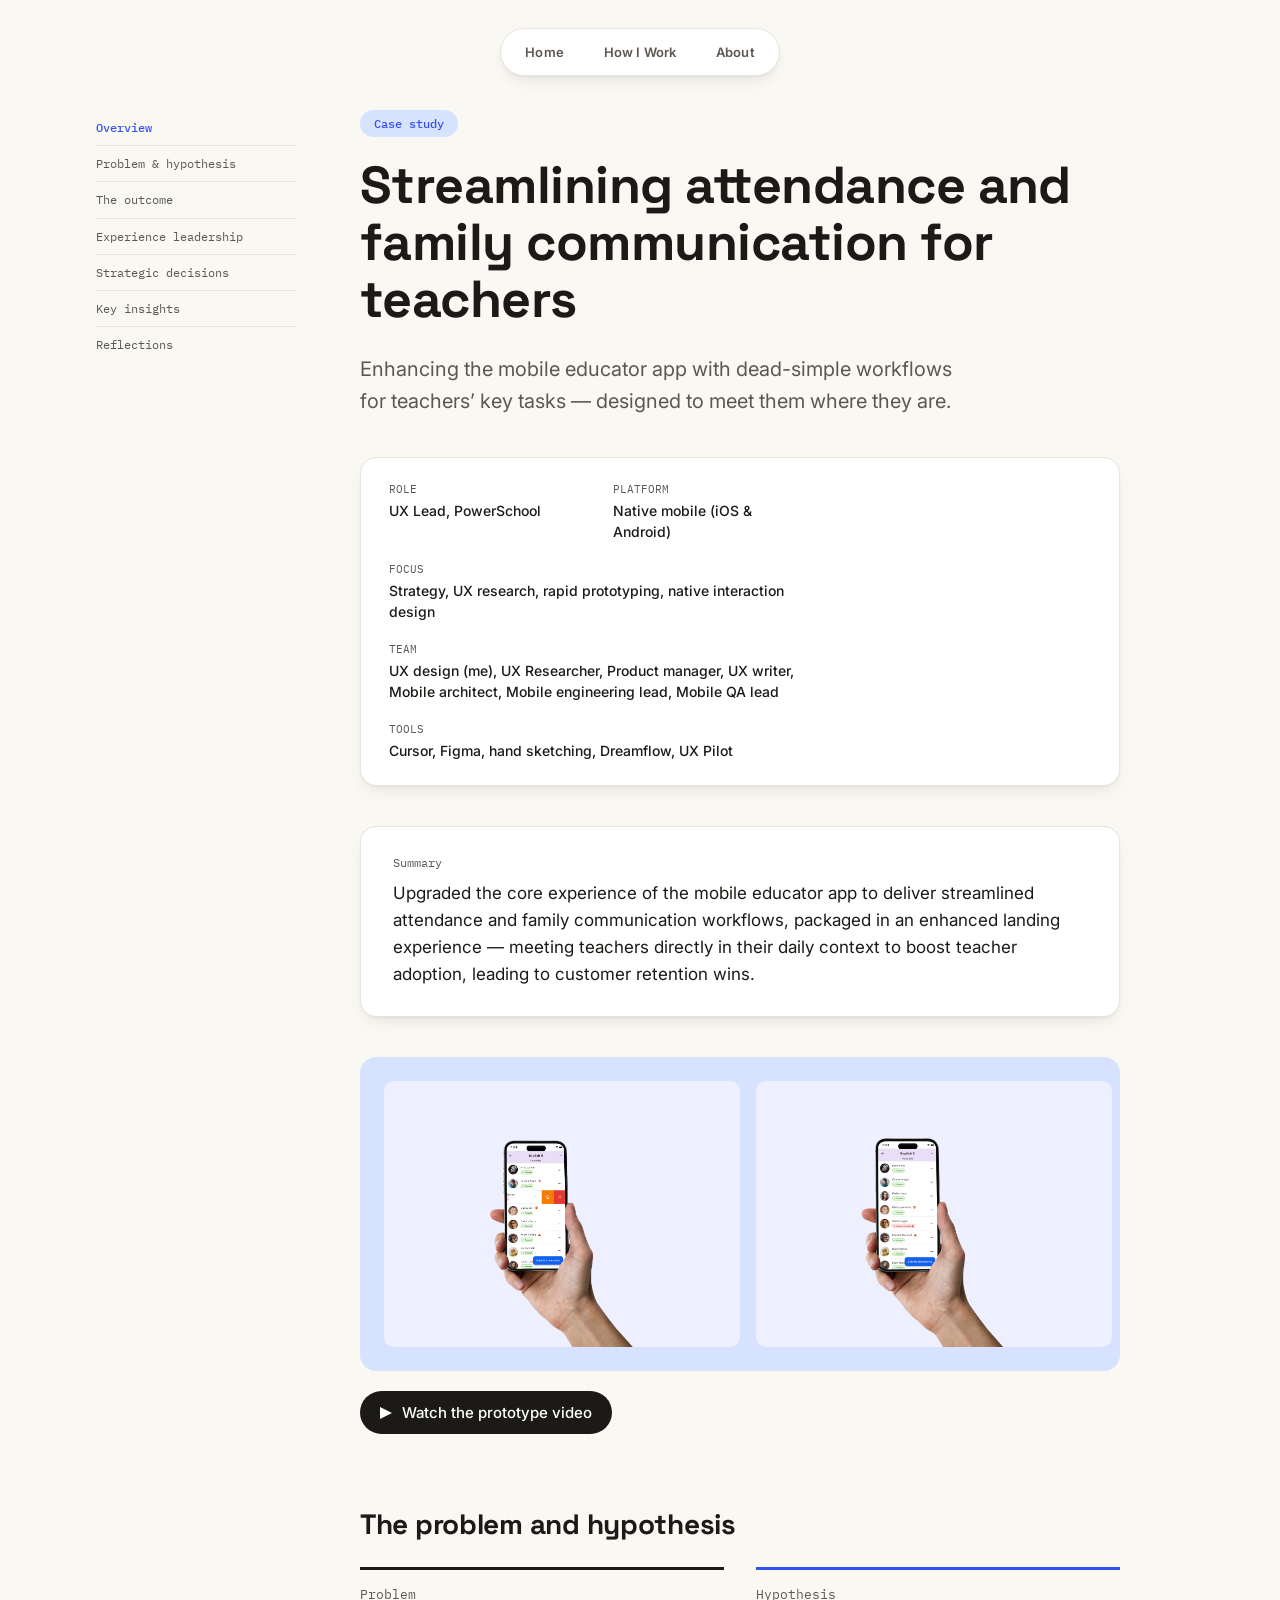
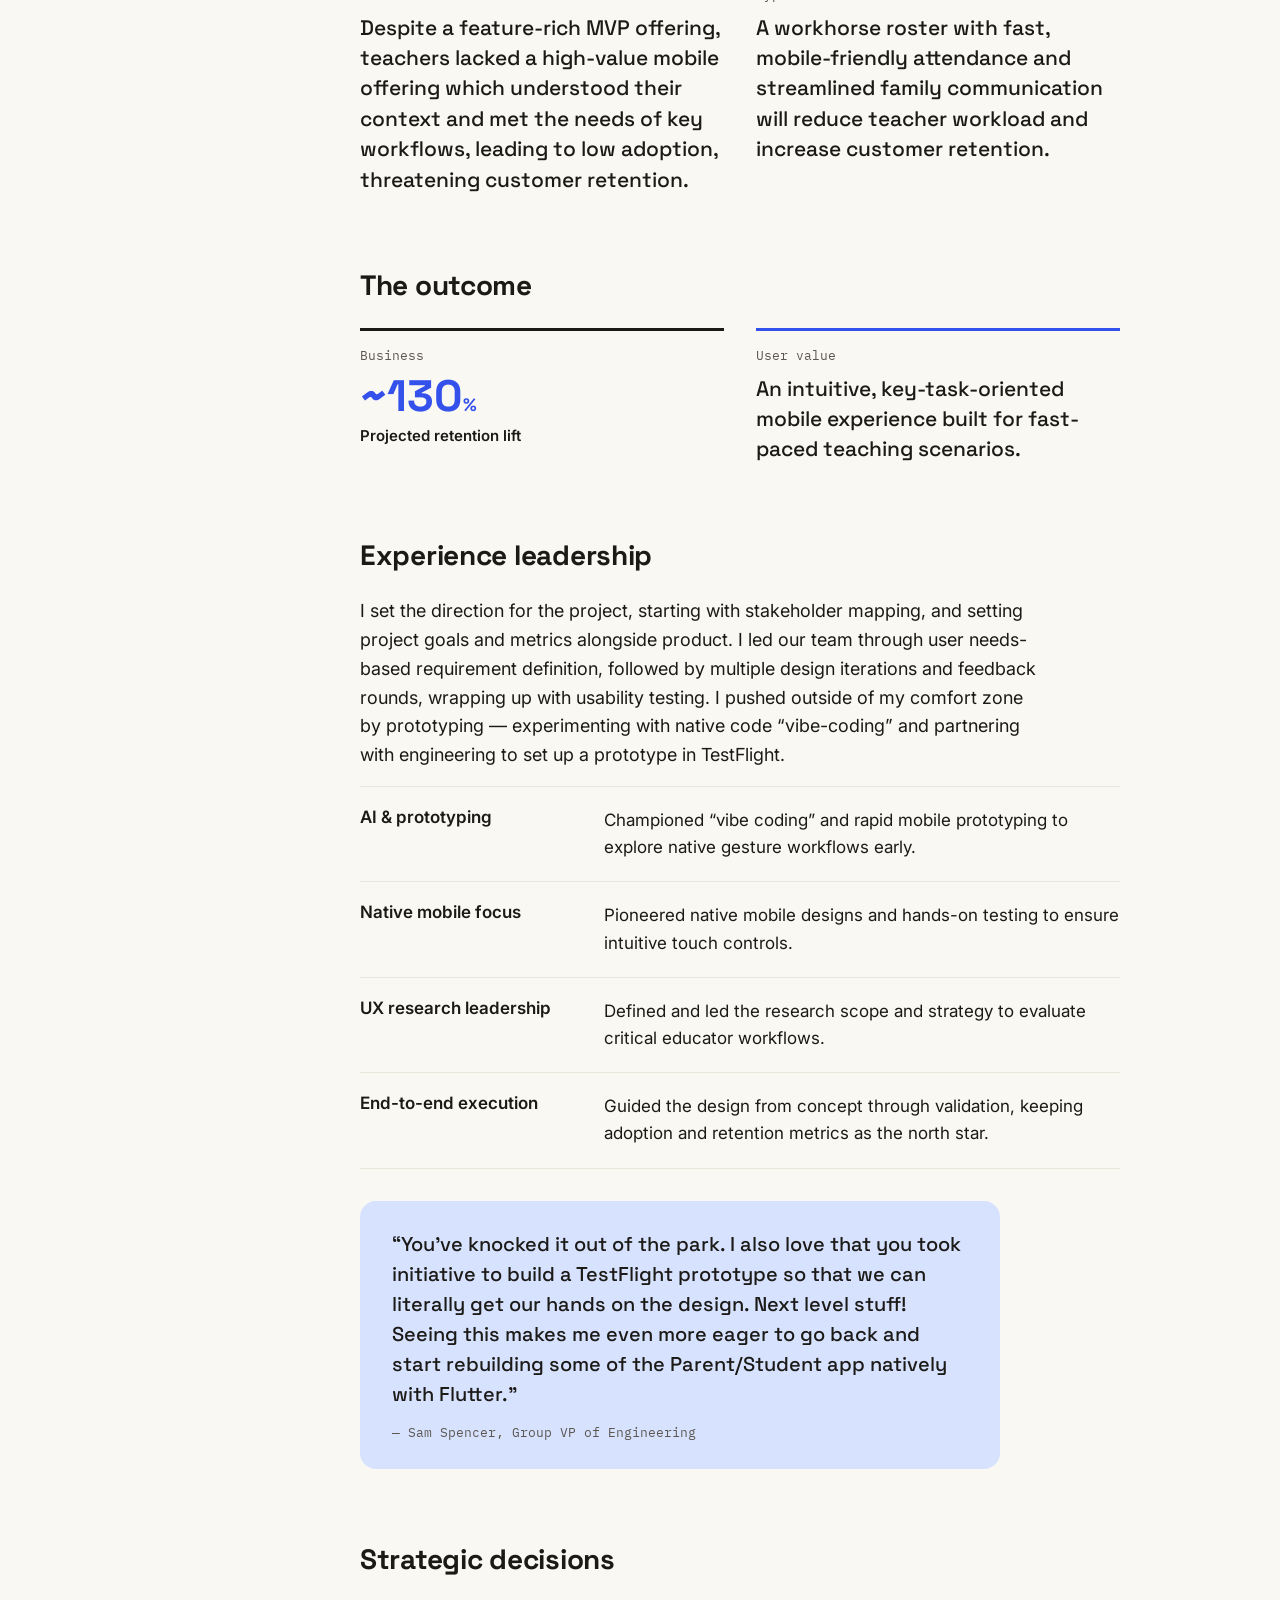
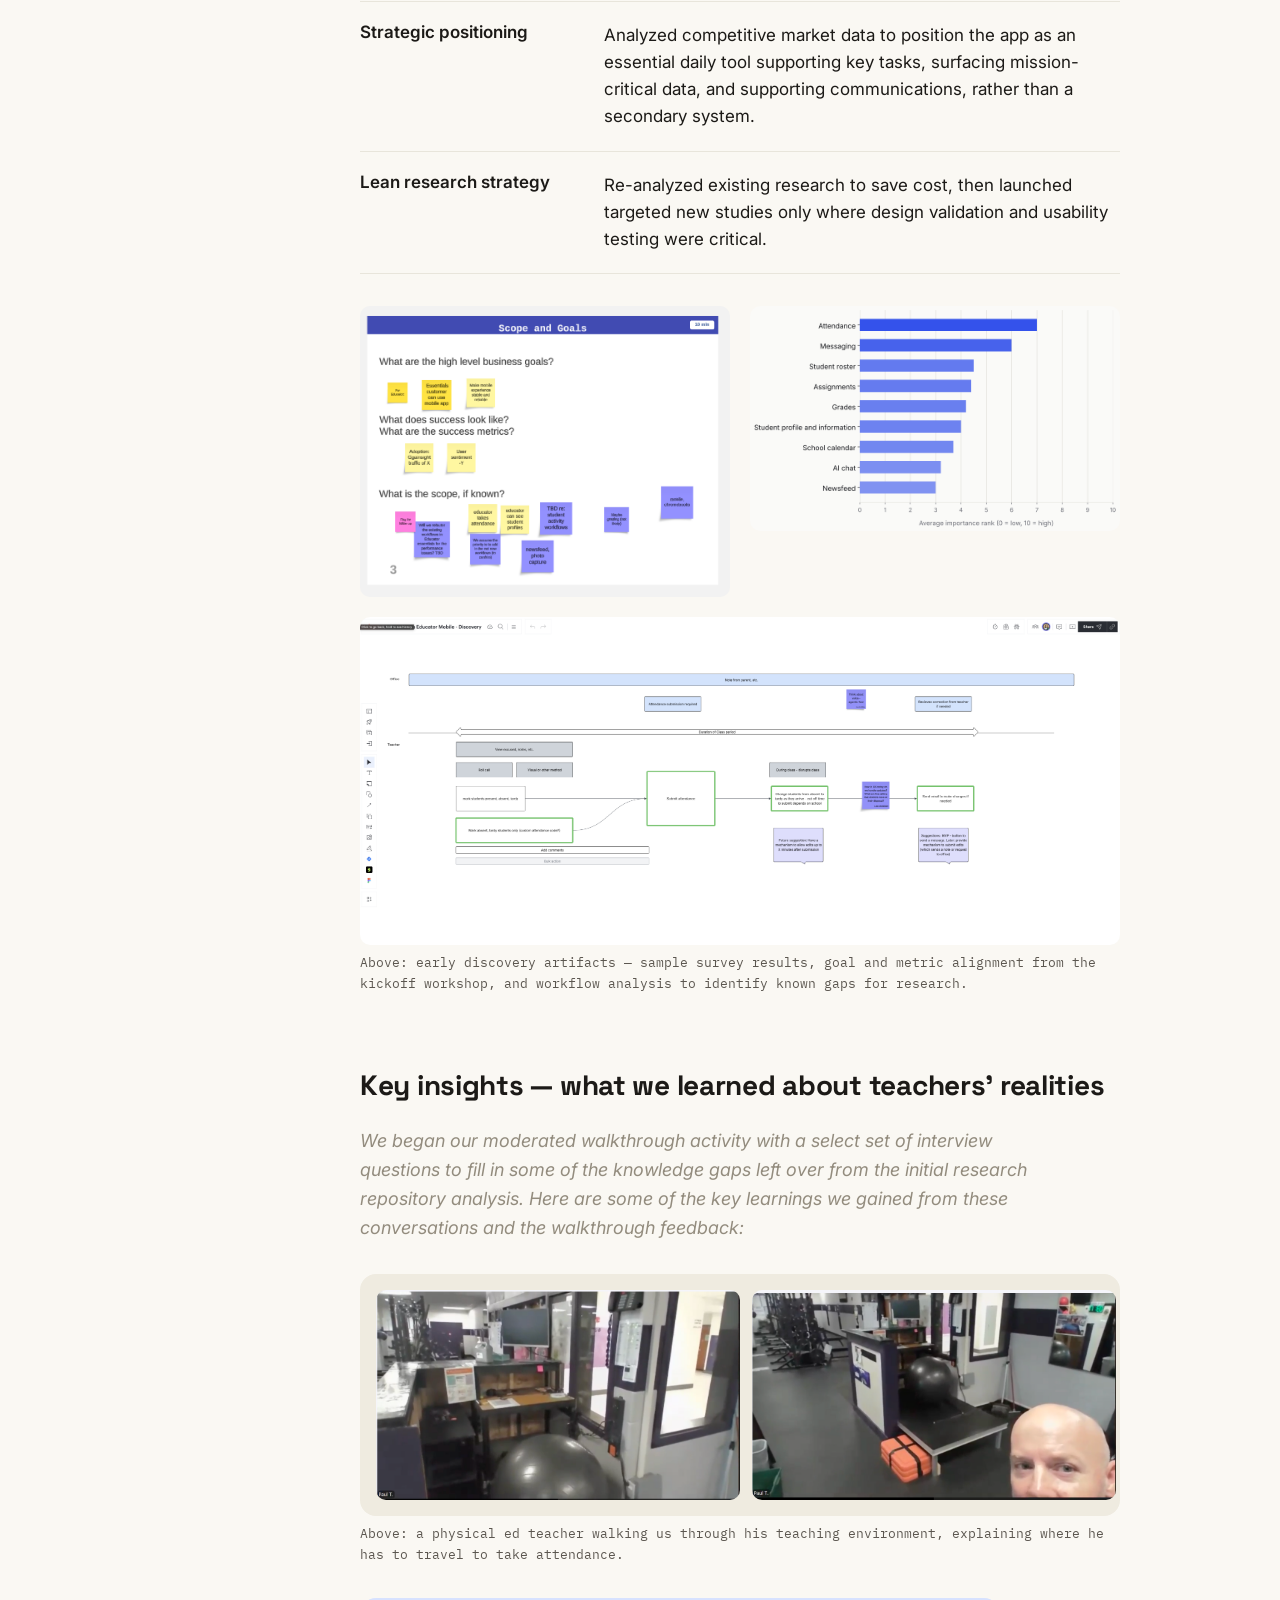
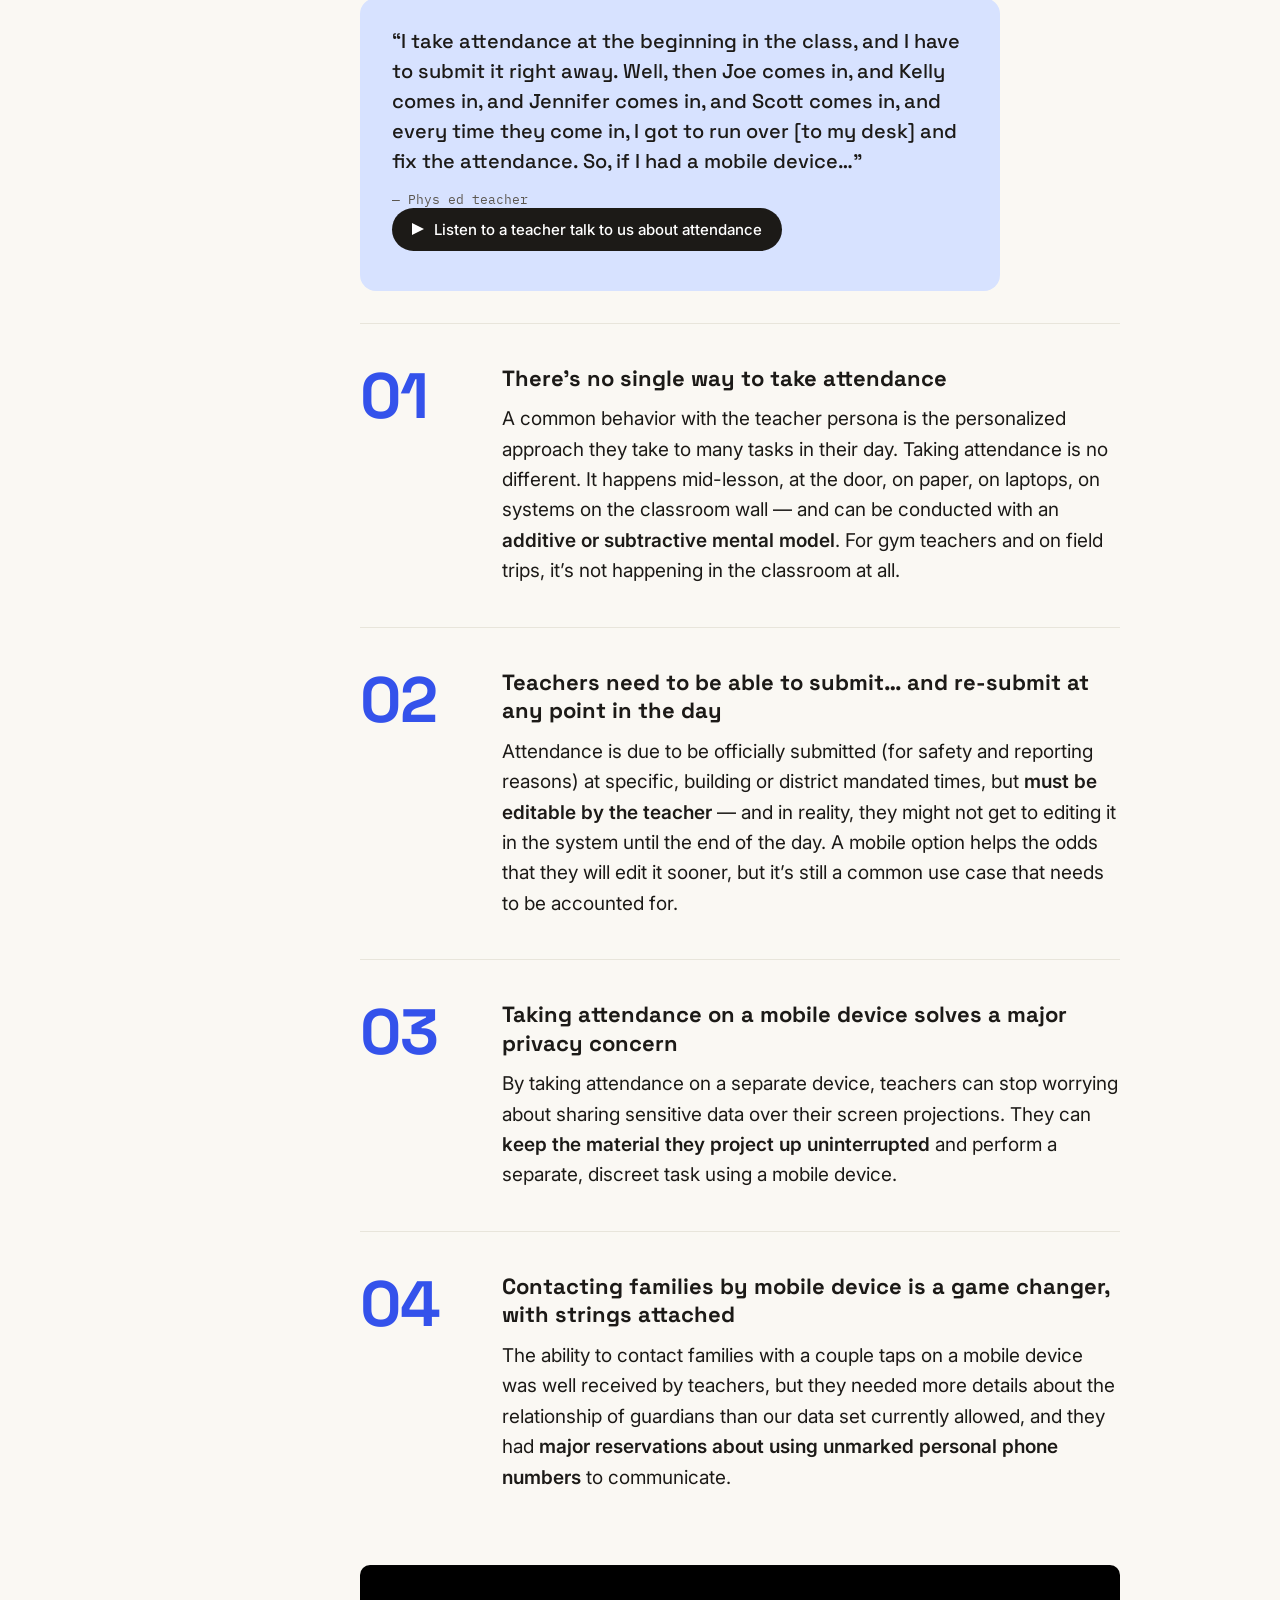
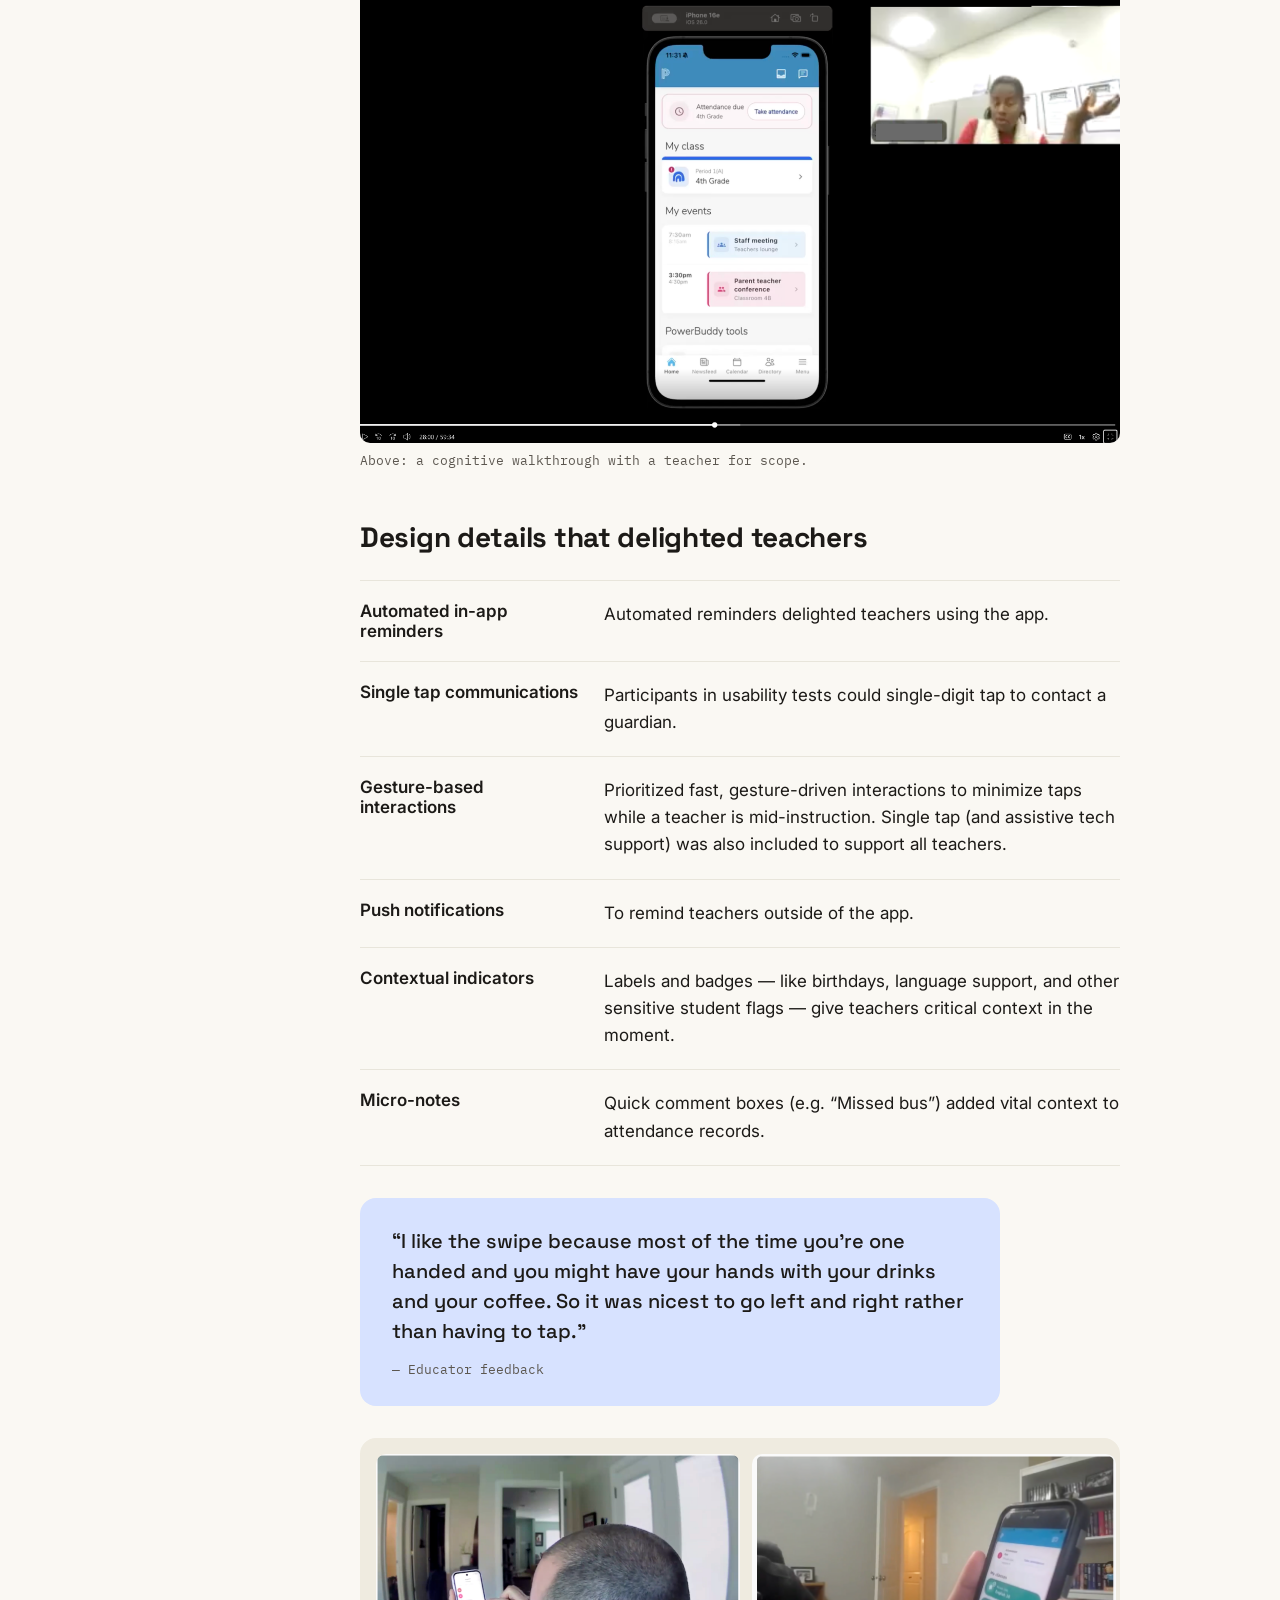
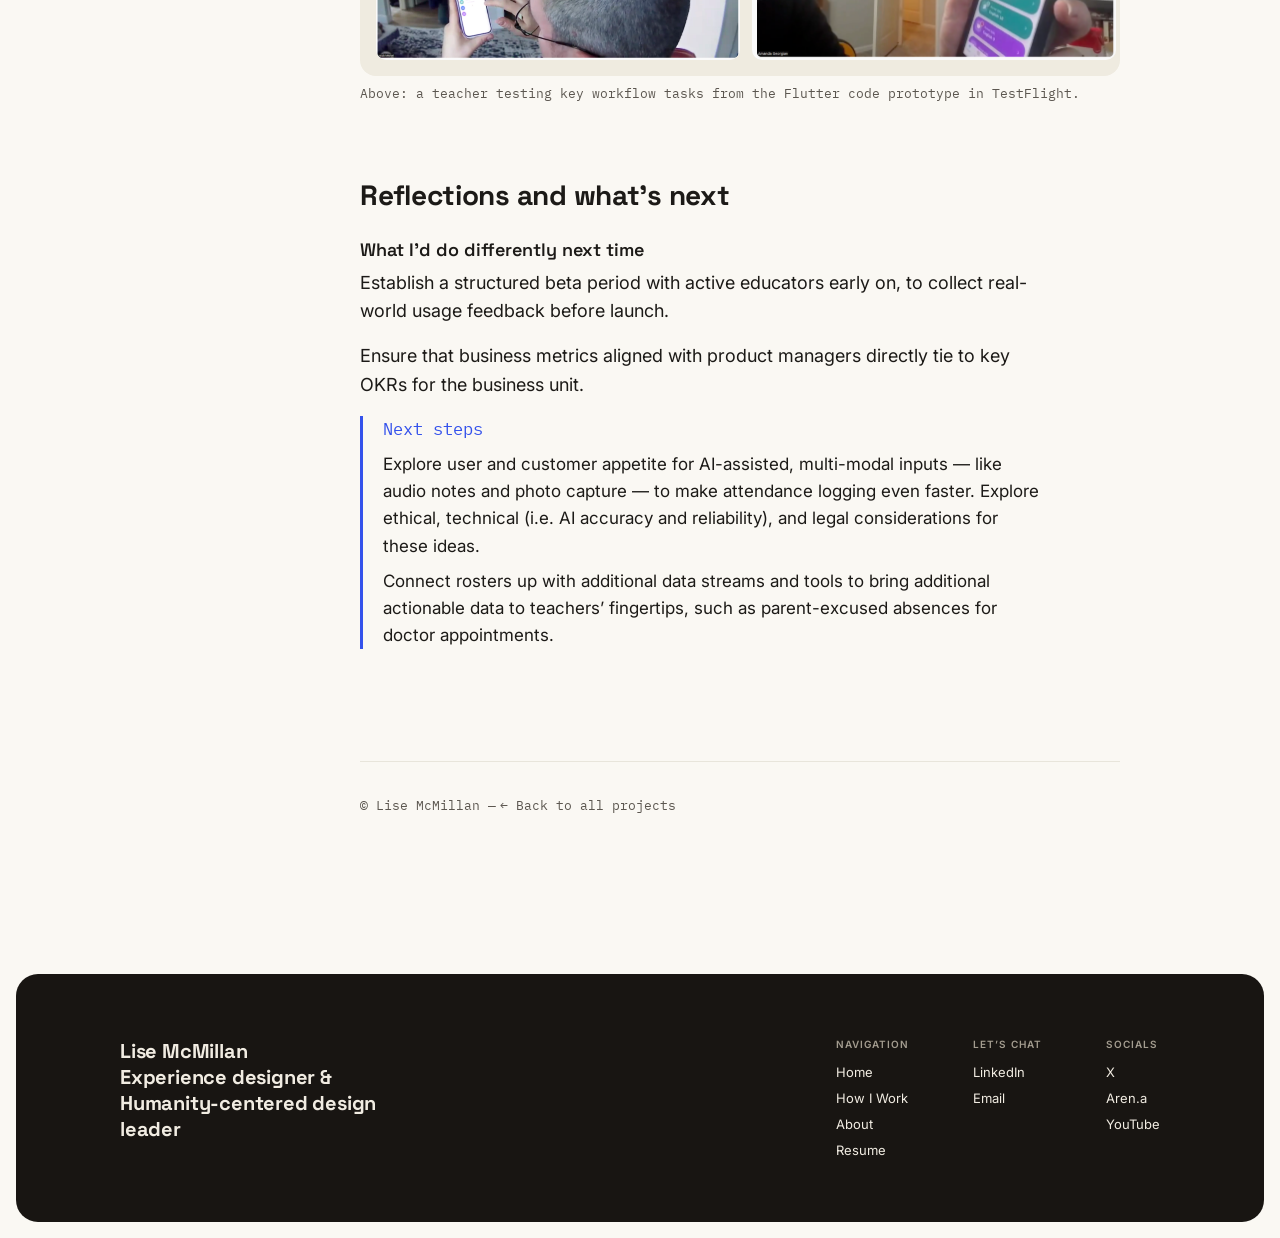
<file: case-study-teachers.html>
<!DOCTYPE html>
<html lang="en"><head>
<meta charset="UTF-8">
<meta name="viewport" content="width=device-width, initial-scale=1.0">
<title>A mobile companion for teachers — Lise McMillan</title>
<link rel="preconnect" href="https://fonts.googleapis.com">
<link rel="preconnect" href="https://fonts.gstatic.com" crossorigin="">
<link href="https://fonts.googleapis.com/css2?family=Space+Grotesk:wght@500;700&family=IBM+Plex+Mono:wght@400;500&family=Inter:wght@400;500;600&display=swap" rel="stylesheet">

<link rel="stylesheet" href="styles.css?v=1792340257593"></head>
<body class="case-study">

<header class="site-nav">
  <nav>
    <a href="index.html#home" class="nav-link">Home</a>
    <a href="index.html#how-i-work" class="nav-link">How I Work</a>
    <a href="index.html#about" class="nav-link">About</a>
  </nav>
</header>

<main class="cs-shell">
  <nav class="cs-toc" aria-label="Case study sections">
    <a href="#overview" class="cs-toc-link">Overview</a>
    <a href="#problem" class="cs-toc-link">Problem &amp; hypothesis</a>
    <a href="#outcome" class="cs-toc-link">The outcome</a>
    <a href="#working" class="cs-toc-link">Experience leadership</a>
    <a href="#decisions" class="cs-toc-link">Strategic decisions</a>
    <a href="#realities" class="cs-toc-link">Key insights</a>
    <a href="#reflections" class="cs-toc-link">Reflections</a>
  </nav>

  <article class="cs-content">

    <section class="cs-hero" id="overview">
      <p class="cs-eyebrow">Case study</p>
      <h1 class="cs-title">Streamlining attendance and family communication for teachers</h1>
      <p class="cs-subtitle">Enhancing the mobile educator app with dead-simple workflows for teachers&rsquo; key tasks — designed to meet them where they are.</p>

      <div class="cs-details-card">
        <div class="cs-detail">
          <p class="cs-detail-label">Role</p>
          <p class="cs-detail-value">UX Lead, PowerSchool</p>
        </div>
        <div class="cs-detail">
          <p class="cs-detail-label">Platform</p>
          <p class="cs-detail-value">Native mobile (iOS &amp; Android)</p>
        </div>
        <div class="cs-detail cs-detail--wide">
          <p class="cs-detail-label">Focus</p>
          <p class="cs-detail-value">Strategy, UX research, rapid prototyping, native interaction design</p>
        </div>
        <div class="cs-detail cs-detail--wide">
          <p class="cs-detail-label">Team</p>
          <p class="cs-detail-value">UX design (me), UX Researcher, Product manager, UX writer, Mobile architect, Mobile engineering lead, Mobile QA lead</p>
        </div>
        <div class="cs-detail cs-detail--wide">
          <p class="cs-detail-label">Tools</p>
          <p class="cs-detail-value">Cursor, Figma, hand sketching, Dreamflow, UX Pilot</p>
        </div>
      </div>

      <div class="cs-summary-card">
        <p class="cs-summary-label">Summary</p>
        <p class="cs-summary-text">Upgraded the core experience of the mobile educator app to deliver streamlined attendance and family communication workflows, packaged in an enhanced landing experience — meeting teachers directly in their daily context to boost teacher adoption, leading to customer retention wins.</p>
      </div>

      <figure class="cs-hero-figure">
        <img src="assets/case-study-teachers/hero-roster-swipe.png" alt="A teacher holds a phone showing the English 9 roster, mid-swipe revealing quick actions to mark a student late or absent" loading="lazy">
        <img src="assets/case-study-teachers/hero-roster-scroll.png" alt="The same roster screen for English 9 scrolled further, showing a student marked absent and excused" loading="lazy">
      </figure>

      <button type="button" class="cs-watch-btn" id="watch-prototype-btn" aria-haspopup="dialog">
        <svg width="12" height="12" viewBox="0 0 14 14" fill="none" xmlns="http://www.w3.org/2000/svg"><path d="M0 0V14L14 7L0 0Z" fill="currentColor"/></svg>
        Watch the prototype video
      </button>
    </section>

    <div class="video-modal" id="prototype-modal" hidden>
      <div class="video-modal-backdrop" data-modal-close></div>
      <div class="video-modal-dialog" role="dialog" aria-modal="true" aria-label="Prototype video">
        <button type="button" class="video-modal-close" data-modal-close aria-label="Close video">&times;</button>
        <video id="prototype-video" controls playsinline preload="metadata"
               poster="images/attendance-poster.jpg"
               aria-label="Demo: a teacher swiping through the class list to mark attendance, then submitting and confirming">
          <source src="videos/attendance-demo.mp4" type="video/mp4">
        </video>
        <p class="video-modal-caption">Educator Enhancements prototype — Flutter code application on iPhone 16 simulator</p>
      </div>
    </div>

    <section class="cs-section" id="problem">
      <h2 class="cs-h2">The problem and hypothesis</h2>
      <div class="cs-split">
        <div class="cs-split-col">
          <p class="cs-kicker">Problem</p>
          <p class="cs-serif-lg">Despite a feature-rich MVP offering, teachers lacked a high-value mobile offering which understood their context and met the needs of key workflows, leading to low adoption, threatening customer retention.</p>
        </div>
        <div class="cs-split-col cs-split-col--accent">
          <p class="cs-kicker">Hypothesis</p>
          <p class="cs-serif-lg">A workhorse roster with fast, mobile-friendly attendance and streamlined family communication will reduce teacher workload and increase customer retention.</p>
        </div>
      </div>
    </section>

    <section class="cs-section" id="outcome">
      <h2 class="cs-h2">The outcome</h2>
      <div class="cs-split">
        <div class="cs-split-col">
          <p class="cs-kicker">Business</p>
          <p class="cs-stat"><span class="cs-stat-num">~130</span><span class="cs-stat-unit">%</span></p>
          <p class="cs-stat-label">Projected retention lift</p>
        </div>
        <div class="cs-split-col cs-split-col--accent">
          <p class="cs-kicker">User value</p>
          <p class="cs-serif-lg">An intuitive, key-task-oriented mobile experience built for fast-paced teaching scenarios.</p>
        </div>
      </div>
    </section>

    <section class="cs-section" id="working">
      <h2 class="cs-h2">Experience leadership</h2>
      <p class="cs-para">I set the direction for the project, starting with stakeholder mapping, and setting project goals and metrics alongside product. I led our team through user needs-based requirement definition, followed by multiple design iterations and feedback rounds, wrapping up with usability testing. I pushed outside of my comfort zone by prototyping &mdash; experimenting with native code &ldquo;vibe-coding&rdquo; and partnering with engineering to set up a prototype in TestFlight.</p>

      <dl class="cs-points">
        <div class="cs-point">
          <dt>AI &amp; prototyping</dt>
          <dd>Championed &ldquo;vibe coding&rdquo; and rapid mobile prototyping to explore native gesture workflows early.</dd>
        </div>
        <div class="cs-point">
          <dt>Native mobile focus</dt>
          <dd>Pioneered native mobile designs and hands-on testing to ensure intuitive touch controls.</dd>
        </div>
        <div class="cs-point">
          <dt>UX research leadership</dt>
          <dd>Defined and led the research scope and strategy to evaluate critical educator workflows.</dd>
        </div>
        <div class="cs-point cs-point--last">
          <dt>End-to-end execution</dt>
          <dd>Guided the design from concept through validation, keeping adoption and retention metrics as the north star.</dd>
        </div>
      </dl>

      <blockquote class="cs-quote">
        <p>&ldquo;You&rsquo;ve knocked it out of the park. I also love that you took initiative to build a TestFlight prototype so that we can literally get our hands on the design. Next level stuff! Seeing this makes me even more eager to go back and start rebuilding some of the Parent/Student app natively with Flutter.&rdquo;</p>
        <cite>— Sam Spencer, Group VP of Engineering</cite>
      </blockquote>
    </section>

    <section class="cs-section" id="decisions">
      <h2 class="cs-h2">Strategic decisions</h2>
      <dl class="cs-points">
        <div class="cs-point">
          <dt>Strategic positioning</dt>
          <dd>Analyzed competitive market data to position the app as an essential daily tool supporting key tasks, surfacing mission-critical data, and supporting communications, rather than a secondary system.</dd>
        </div>
        <div class="cs-point cs-point--last">
          <dt>Lean research strategy</dt>
          <dd>Re-analyzed existing research to save cost, then launched targeted new studies only where design validation and usability testing were critical.</dd>
        </div>
      </dl>

      <figure class="cs-figure">
        <div class="cs-figure-pair">
          <figure class="cs-figure"><div class="cs-figure-frame"><img src="assets/case-study-teachers/discovery-goals-workshop.png" alt="A workshop slide titled Scope and Goals, with sticky notes capturing business goals and success metrics" loading="lazy" style="width:100%; height:auto; display:block;"></div></figure>
          <figure class="cs-figure"><div class="cs-figure-frame"><img src="assets/case-study-teachers/discovery-survey-chart.png" alt="Bar chart of average importance rank from a teacher survey, with Attendance ranked the highest priority" loading="lazy" style="width:100%; height:auto; display:block;"></div></figure>
          <figure class="cs-figure"><div class="cs-figure-frame"><img src="assets/case-study-teachers/discovery-workflow-diagram.png" alt="A workflow diagram mapping the office and teacher attendance process, with sticky notes flagging open questions" loading="lazy" style="width:100%; height:auto; display:block;"></div></figure>
        </div>
        <figcaption>Above: early discovery artifacts — sample survey results, goal and metric alignment from the kickoff workshop, and workflow analysis to identify known gaps for research.</figcaption>
      </figure>
    </section>

    <section class="cs-section" id="realities">
      <h2 class="cs-h2">Key insights &mdash; what we learned about teachers&rsquo; realities</h2>
      <p class="cs-para cs-para--muted">We began our moderated walkthrough activity with a select set of interview questions to fill in some of the knowledge gaps left over from the initial research repository analysis. Here are some of the key learnings we gained from these conversations and the walkthrough feedback:</p>

      <figure class="cs-figure">
        <div class="cs-figure-frame cs-figure-frame--duo">
          <img src="assets/case-study-teachers/ethno-pe-teacher-1.png" alt="Video-call screenshot of a PE teacher's gym attendance station, with a standing desk and exercise equipment" loading="lazy">
          <img src="assets/case-study-teachers/ethno-pe-teacher-2.png" alt="Video-call screenshot of the same PE teacher, selfie-style, showing the gym attendance station from a different angle" loading="lazy">
        </div>
        <figcaption>Above: a physical ed teacher walking us through his teaching environment, explaining where he has to travel to take attendance.</figcaption>
      </figure>

      <blockquote class="cs-quote">
        <p>&ldquo;I take attendance at the beginning in the class, and I have to submit it right away. Well, then Joe comes in, and Kelly comes in, and Jennifer comes in, and Scott comes in, and every time they come in, I got to run over [to my desk] and fix the attendance. So, if I had a mobile device&hellip;&rdquo;</p>
        <cite>— Phys ed teacher</cite>
        <button type="button" class="cs-watch-btn" style="display: flex; margin-bottom: 12px;" aria-label="Listen to a teacher talk to us about attendance">
          <svg width="12" height="12" viewBox="0 0 14 14" fill="none" xmlns="http://www.w3.org/2000/svg"><path d="M0 0V14L14 7L0 0Z" fill="currentColor"/></svg>
          Listen to a teacher talk to us about attendance
        </button>
      </blockquote>

      <div class="cs-findings">
        <div class="cs-finding">
          <p class="cs-finding-num">01</p>
          <div class="cs-finding-body">
            <h3>There&rsquo;s no single way to take attendance</h3>
            <p>A common behavior with the teacher persona is the personalized approach they take to many tasks in their day. Taking attendance is no different. It happens mid-lesson, at the door, on paper, on laptops, on systems on the classroom wall &mdash; and can be conducted with an <strong>additive or subtractive mental model</strong>. For gym teachers and on field trips, it&rsquo;s not happening in the classroom at all.</p>
          </div>
        </div>
        <div class="cs-finding">
          <p class="cs-finding-num">02</p>
          <div class="cs-finding-body">
            <h3>Teachers need to be able to submit&hellip; and re-submit at any point in the day</h3>
            <p>Attendance is due to be officially submitted (for safety and reporting reasons) at specific, building or district mandated times, but <strong>must be editable by the teacher</strong> — and in reality, they might not get to editing it in the system until the end of the day. A mobile option helps the odds that they will edit it sooner, but it&rsquo;s still a common use case that needs to be accounted for.</p>
          </div>
        </div>
        <div class="cs-finding">
          <p class="cs-finding-num">03</p>
          <div class="cs-finding-body">
            <h3>Taking attendance on a mobile device solves a major privacy concern</h3>
            <p>By taking attendance on a separate device, teachers can stop worrying about sharing sensitive data over their screen projections. They can <strong>keep the material they project up uninterrupted</strong> and perform a separate, discreet task using a mobile device.</p>
          </div>
        </div>
        <div class="cs-finding">
          <p class="cs-finding-num">04</p>
          <div class="cs-finding-body">
            <h3>Contacting families by mobile device is a game changer, with strings attached</h3>
            <p>The ability to contact families with a couple taps on a mobile device was well received by teachers, but they needed more details about the relationship of guardians than our data set currently allowed, and they had <strong>major reservations about using unmarked personal phone numbers</strong> to communicate.</p>
          </div>
        </div>
      </div>

      <figure class="cs-figure">
        <div class="cs-figure-frame"><img src="assets/case-study-teachers/ethno-walkthrough-call.png" alt="Video-call screenshot of a cognitive walkthrough, showing a teacher gesturing while the app's home screen with an attendance reminder is shared on screen" loading="lazy" style="width:100%; height:auto; display:block;"></div>
        <figcaption>Above: a cognitive walkthrough with a teacher for scope.</figcaption>
      </figure>

      <h2 class="cs-h2 cs-h2--tight">Design details that delighted teachers</h2>

      <dl class="cs-points">
        <div class="cs-point">
          <dt>Automated in-app reminders</dt>
          <dd>Automated reminders delighted teachers using the app.</dd>
        </div>
        <div class="cs-point">
          <dt>Single tap communications</dt>
          <dd>Participants in usability tests could single-digit tap to contact a guardian.</dd>
        </div>
        <div class="cs-point">
          <dt>Gesture-based interactions</dt>
          <dd>Prioritized fast, gesture-driven interactions to minimize taps while a teacher is mid-instruction. Single tap (and assistive tech support) was also included to support all teachers.</dd>
        </div>
        <div class="cs-point">
          <dt>Push notifications</dt>
          <dd>To remind teachers outside of the app.</dd>
        </div>
        <div class="cs-point">
          <dt>Contextual indicators</dt>
          <dd>Labels and badges — like birthdays, language support, and other sensitive student flags — give teachers critical context in the moment.</dd>
        </div>
        <div class="cs-point cs-point--last">
          <dt>Micro-notes</dt>
          <dd>Quick comment boxes (e.g. &ldquo;Missed bus&rdquo;) added vital context to attendance records.</dd>
        </div>
      </dl>

      <blockquote class="cs-quote">
        <p>&ldquo;I like the swipe because most of the time you&rsquo;re one handed and you might have your hands with your drinks and your coffee. So it was nicest to go left and right rather than having to tap.&rdquo;</p>
        <cite>— Educator feedback</cite>
      </blockquote>

      <figure class="cs-figure">
        <div class="cs-figure-frame cs-figure-frame--duo">
          <img src="assets/case-study-teachers/testing-prototype-1.png" alt="Video-call screenshot of a usability test participant tapping through the TestFlight prototype on their phone" loading="lazy">
          <img src="assets/case-study-teachers/testing-prototype-2.png" alt="Video-call screenshot of a second usability test participant holding up their phone with the prototype open" loading="lazy">
        </div>
        <figcaption>Above: a teacher testing key workflow tasks from the Flutter code prototype in TestFlight.</figcaption>
      </figure>
    </section>

    <section class="cs-section" id="reflections">
      <h2 class="cs-h2">Reflections and what&rsquo;s next</h2>

      <h3 class="cs-h3">What I&rsquo;d do differently next time</h3>
      <p class="cs-para">Establish a structured beta period with active educators early on, to collect real-world usage feedback before launch.</p>
      <p class="cs-para">Ensure that business metrics aligned with product managers directly tie to key OKRs for the business unit.</p>

      <div class="cs-next-steps">
        <p class="cs-kicker">Next steps</p>
        <p>Explore user and customer appetite for AI-assisted, multi-modal inputs — like audio notes and photo capture — to make attendance logging even faster. Explore ethical, technical (i.e. AI accuracy and reliability), and legal considerations for these ideas.</p>
        <p>Connect rosters up with additional data streams and tools to bring additional actionable data to teachers&rsquo; fingertips, such as parent-excused absences for doctor appointments.</p>
      </div>
    </section>

    <div class="cs-back">
      <span class="cs-back-link">&copy; Lise McMillan &mdash;</span>
      <a href="index.html" class="cs-back-link">&larr; Back to all projects</a>
    </div>

  </article>
</main>

<footer class="site-footer">
  <div class="footer-inner">
    <p class="footer-tagline">Lise McMillan<br>Experience designer &amp; <br>Humanity-centered design leader</p>
    <div class="footer-columns">
      <div class="footer-col">
        <h4>Navigation</h4>
        <a href="index.html#home">Home</a>
        <a href="index.html#how-i-work">How I Work</a>
        <a href="index.html#about">About</a>
        <a href="index.html#resume">Resume</a>
      </div>
      <div class="footer-col">
        <h4>Let&rsquo;s Chat</h4>
        <a href="index.html#linkedin">LinkedIn</a>
        <a href="index.html#email">Email</a>
      </div>
      <div class="footer-col">
        <h4>Socials</h4>
        <a href="index.html#x">X</a>
        <a href="index.html#arena">Aren.a</a>
        <a href="index.html#youtube">YouTube</a>
      </div>
    </div>
  </div>
</footer>

<script>
(function () {
  var links = document.querySelectorAll('.cs-toc-link');
  var sections = Array.prototype.map.call(links, function (link) {
    return document.querySelector(link.getAttribute('href'));
  });

  function setActive() {
    var pos = window.scrollY + 140;
    var activeIndex = 0;
    sections.forEach(function (section, i) {
      if (section && section.offsetTop <= pos) activeIndex = i;
    });
    links.forEach(function (link, i) {
      link.classList.toggle('active', i === activeIndex);
    });
  }

  window.addEventListener('scroll', setActive, { passive: true });
  setActive();
})();

(function () {
  var openBtn = document.getElementById('watch-prototype-btn');
  var modal = document.getElementById('prototype-modal');
  if (!openBtn || !modal) return;
  var video = document.getElementById('prototype-video');
  var closers = modal.querySelectorAll('[data-modal-close]');

  function openModal() {
    modal.hidden = false;
    document.body.style.overflow = 'hidden';
    if (video) video.play();
    modal.querySelector('.video-modal-close').focus();
  }

  function closeModal() {
    modal.hidden = true;
    document.body.style.overflow = '';
    if (video) { video.pause(); video.currentTime = 0; }
    openBtn.focus();
  }

  openBtn.addEventListener('click', openModal);
  closers.forEach(function (el) { el.addEventListener('click', closeModal); });
  document.addEventListener('keydown', function (e) {
    if (e.key === 'Escape' && !modal.hidden) closeModal();
  });
})();
</script>

</body></html>
</file>
<file: styles.css>
:root {
  --cream: #f5f3ee;
  --cream-deep: #ece7db;
  --ink: #1c1a17;
  --ink-soft: #5c5750;
  --tag: #8c8577;
  --brown: #181512;
  --brown-text: #f1ece2;
  --brown-text-dim: #a39c8f;

  --surface: #ffffff;
  --surface-line: #eae7df;
  --dot: rgba(32, 28, 22, 0.12);

  --pink: #ffd7dc;
  --pink-deep: #e2466a;
  --yellow: #ffe49a;
  --yellow-deep: #c17f0a;
  --blue: #d7e2ff;
  --blue-deep: #3452eb;
  --mint: #d1ead9;
  --mint-deep: #1f9c5a;

  --radius: 22px;
  --radius-sm: 14px;
  --radius-pill: 999px;
  --shadow-card: 0 1px 2px rgba(25,22,19,0.05), 0 16px 32px -14px rgba(25,22,19,0.22);
  --shadow-soft: 0 1px 2px rgba(25,22,19,0.04), 0 8px 18px -8px rgba(25,22,19,0.14);
}

* { box-sizing: border-box; }

body {
  margin: 0;
  background-color: var(--cream);
  background-image: radial-gradient(var(--dot) 1.6px, transparent 1.6px);
  background-size: 26px 26px;
  color: var(--ink);
  font-family: "Inter", -apple-system, BlinkMacSystemFont, sans-serif;
  -webkit-font-smoothing: antialiased;
}

h1, h2, h3 {
  font-family: "Space Grotesk", "Inter", sans-serif;
}

/* ---------- Nav ---------- */
.site-nav {
  display: flex;
  justify-content: center;
  padding: 28px 24px 10px;
}
.site-nav nav {
  display: flex;
  gap: 4px;
  background: var(--surface);
  border: 1px solid var(--surface-line);
  border-radius: var(--radius-pill);
  padding: 6px;
  box-shadow: var(--shadow-soft);
}
.nav-link {
  text-decoration: none;
  color: var(--ink-soft);
  font-size: 13px;
  font-weight: 600;
  letter-spacing: 0.01em;
  padding: 9px 18px;
  border-radius: var(--radius-pill);
  transition: color 0.2s ease, background 0.2s ease;
}
.nav-link.active,
.nav-link:hover {
  color: var(--ink);
  background: var(--cream);
}

/* ---------- Hero ---------- */
.hero {
  position: relative;
  text-align: center;
  max-width: 880px;
  margin: 0 auto;
  padding: 76px 24px 44px;
}
.hero h1 {
  font-family: "Space Grotesk", sans-serif;
  font-weight: 600;
  font-size: clamp(28px, 3.6vw, 42px);
  line-height: 1.32;
  letter-spacing: -0.015em;
  max-width: 860px;
  margin: 0 auto;
  color: var(--ink);
}
.hl {
  border-radius: var(--radius-pill);
  padding: 0.02em 0.38em;
  white-space: nowrap;
}
.hl--yellow { background: #f6e3a0; }
.hl--blue { background: #d9defa; }

/* ---------- Projects ---------- */
.projects {
  max-width: 940px;
  margin: 0 auto;
  padding: 8px 24px 100px;
  display: flex;
  flex-direction: column;
  gap: 40px;
}

.project {
  display: block;
  background: var(--surface);
  border-radius: var(--radius);
  padding: 16px;
  box-shadow: var(--shadow-soft);
  transition: transform 0.25s ease, box-shadow 0.25s ease;
}
.project:nth-child(odd) { transform: rotate(-0.4deg); }
.project:nth-child(even) { transform: rotate(0.4deg); }
.project:hover {
  box-shadow: var(--shadow-card);
}
.project:nth-child(odd):hover { transform: rotate(-0.4deg) translateY(-4px); }
.project:nth-child(even):hover { transform: rotate(0.4deg) translateY(-4px); }

.scene {
  position: relative;
  border-radius: var(--radius-sm);
  overflow: hidden;
  aspect-ratio: 1200 / 860;
  display: flex;
  align-items: center;
  justify-content: center;
  padding: 20px 0;
}
.scene--audio {
  aspect-ratio: 1586 / 992;
  padding: 0;
  background: var(--cream-deep);
}
.scene-bg {
  position: absolute;
  inset: 0;
  width: 100%;
  height: 100%;
  display: block;
}
.scene-photo {
  width: 100%;
  height: 100%;
  object-fit: contain;
  display: block;
}
.scene .treeline circle,
.scene .cloud-cluster circle {
  filter: blur(0.3px);
}

.project-link {
  display: block;
  color: inherit;
  text-decoration: none;
}

.caption-row {
  display: flex;
  justify-content: space-between;
  align-items: center;
  margin-top: 18px;
  padding: 0 6px;
  gap: 16px;
  flex-wrap: wrap;
}
.caption-text {
  margin: 0;
  font-size: 16px;
  font-weight: 600;
  color: var(--ink);
}
.caption-tag {
  margin: 0;
  font-size: 11px;
  font-weight: 700;
  letter-spacing: 0.04em;
  text-transform: uppercase;
  color: var(--pink-deep);
  background: var(--pink);
  padding: 5px 12px;
  border-radius: var(--radius-pill);
  white-space: nowrap;
}
.project:nth-child(2) .caption-tag {
  color: var(--blue-deep);
  background: var(--blue);
}

/* ---------- Mockups: shared ---------- */
.mockup {
  position: relative;
  z-index: 2;
  background: #15171c;
  color: #e8e9ec;
  font-family: "Inter", sans-serif;
}

/* Phone frame */
.mockup.phone {
  width: 220px;
  border-radius: 30px;
  padding: 12px 12px 10px;
  box-shadow: 0 30px 60px rgba(0,0,0,0.35), 0 0 0 6px rgba(0,0,0,0.5);
  border: 2px solid #000;
}
.phone-notch {
  width: 64px;
  height: 16px;
  background: #000;
  border-radius: 10px;
  margin: 0 auto 8px;
}
.app-bar {
  display: flex;
  justify-content: space-between;
  font-size: 10px;
  color: #9aa0ab;
  margin-bottom: 10px;
}
.app-save { color: #e8e9ec; font-weight: 600; }
.app-title {
  text-align: center;
  margin-bottom: 10px;
}
.app-title strong {
  display: block;
  font-size: 13px;
  font-weight: 600;
}
.app-title span {
  display: block;
  font-size: 10px;
  color: #7d828d;
  margin-top: 2px;
}
.app-chips {
  display: flex;
  justify-content: center;
  gap: 6px;
  margin-bottom: 14px;
}
.chip {
  background: #2a2d35;
  color: #c7cad1;
  font-size: 9px;
  padding: 3px 9px;
  border-radius: 20px;
}
.waveform {
  background: #1c1f26;
  border-radius: 10px;
  padding: 8px;
  margin-bottom: 8px;
}
.bars {
  display: flex;
  align-items: center;
  gap: 2px;
  height: 28px;
}
.bars span {
  flex: 1;
  background: #565b65;
  border-radius: 2px;
  min-height: 3px;
}
.bars span:nth-child(6) { background: #f3f4f6; }
.time-row {
  text-align: center;
  font-size: 9px;
  color: #7d828d;
  margin-bottom: 10px;
}
.transport {
  display: flex;
  align-items: center;
  justify-content: center;
  gap: 10px;
  margin-bottom: 12px;
}
.icon-btn {
  background: none;
  border: none;
  color: #c7cad1;
  font-size: 13px;
  cursor: default;
}
.hold-btn {
  background: #2a2d35;
  border: none;
  color: #e8e9ec;
  font-size: 10px;
  padding: 7px 14px;
  border-radius: 20px;
  cursor: default;
}
.empty-state {
  text-align: center;
  padding: 10px 0 14px;
}
.empty-state strong {
  display: block;
  font-size: 13px;
  margin-bottom: 4px;
}
.empty-state span {
  font-size: 10px;
  color: #7d828d;
}
.tab-bar {
  display: flex;
  justify-content: space-around;
  border-top: 1px solid #2a2d35;
  padding-top: 10px;
  font-size: 9px;
  color: #7d828d;
}
.tab-active { color: #e8e9ec; font-weight: 600; }

/* Dark story phone */
.phone--dark {
  width: 260px;
  background: #0d0f12;
}
.status-bar {
  display: flex;
  justify-content: space-between;
  font-size: 10px;
  margin-bottom: 14px;
  color: #dfe1e6;
}
.story-header {
  display: flex;
  align-items: baseline;
  gap: 10px;
  margin-bottom: 16px;
}
.back-arrow { color: #9aa0ab; font-size: 16px; }
.story-title { font-size: 13px; font-weight: 600; }
.story-body p {
  font-size: 11.5px;
  line-height: 1.6;
  color: #cfd2d8;
  margin: 0 0 26px;
}
.story-dot {
  width: 10px;
  height: 10px;
  border-radius: 50%;
  background: #777c86;
  margin: 0 auto 30px;
}
.story-actions {
  display: flex;
  justify-content: space-between;
  font-size: 10.5px;
  color: #e8e9ec;
  border-top: 1px solid #22252b;
  padding-top: 12px;
}
.record-pill { color: #e8e9ec; }

/* ---------- How I Work ---------- */
.how-i-work {
  max-width: 980px;
  margin: 0 auto;
  padding: 40px 24px 120px;
}
.hiw-intro {
  max-width: 640px;
  margin: 0 auto 48px;
  text-align: center;
}
.hiw-eyebrow {
  display: inline-block;
  margin: 0 0 16px;
  font-size: 12px;
  font-weight: 700;
  letter-spacing: 0.06em;
  text-transform: uppercase;
  color: var(--ink);
  background: var(--yellow);
  padding: 6px 14px;
  border-radius: var(--radius-pill);
}
.hiw-heading {
  font-family: "Space Grotesk", sans-serif;
  font-weight: 700;
  font-size: clamp(24px, 3.4vw, 36px);
  line-height: 1.3;
  letter-spacing: -0.01em;
  margin: 0;
  color: var(--ink);
}

.hiw-grid {
  display: grid;
  grid-template-columns: repeat(2, 1fr);
  gap: 20px;
}
.hiw-card {
  background: var(--cream);
  border-radius: var(--radius);
  padding: 32px 32px 28px;
  box-shadow: var(--shadow-soft);
  display: flex;
  flex-direction: column;
  transition: transform 0.2s ease, box-shadow 0.2s ease;
}
.hiw-card:hover {
  transform: translateY(-3px);
  box-shadow: var(--shadow-card);
}
.hiw-card:nth-child(1) { background: var(--pink); }
.hiw-card:nth-child(2) { background: var(--yellow); }
.hiw-card:nth-child(3) { background: var(--blue); }
.hiw-card:nth-child(4) { background: var(--mint); }
.hiw-card::before {
  display: block;
  font-size: 26px;
  line-height: 1;
  margin-bottom: 14px;
}
.hiw-card:nth-child(1)::before { content: "💡"; }
.hiw-card:nth-child(2)::before { content: "👂"; }
.hiw-card:nth-child(3)::before { content: "🤝"; }
.hiw-card:nth-child(4)::before { content: "🏗️"; }
.hiw-number {
  font-family: "Space Grotesk", sans-serif;
  font-weight: 700;
  font-size: 12px;
  color: var(--ink-soft);
  opacity: 0.6;
  margin-bottom: 6px;
}
.hiw-title {
  font-family: "Space Grotesk", sans-serif;
  font-weight: 700;
  font-size: 22px;
  margin: 0 0 8px;
  color: var(--ink);
}
.hiw-tags {
  margin: 0 0 14px;
  font-size: 11px;
  font-weight: 700;
  letter-spacing: 0.04em;
  text-transform: uppercase;
  color: var(--ink-soft);
  opacity: 0.8;
}
.hiw-body {
  margin: 0;
  font-size: 15px;
  line-height: 1.6;
  color: var(--ink-soft);
}

.hiw-connector {
  display: flex;
  align-items: center;
  justify-content: center;
  gap: 16px;
  max-width: 420px;
  margin: 48px auto;
}
.hiw-connector-line {
  flex: 1;
  height: 0;
  border-top: 2px dashed var(--surface-line);
}
.hiw-connector-label {
  margin: 0;
  flex-shrink: 0;
  font-size: 11px;
  font-weight: 700;
  letter-spacing: 0.06em;
  text-transform: uppercase;
  color: var(--ink-soft);
  white-space: nowrap;
}

.hiw-vision {
  background: var(--brown);
  color: var(--brown-text);
  border-radius: var(--radius);
  padding: 56px 24px;
  text-align: center;
}
.hiw-vision-kicker {
  display: inline-block;
  margin: 0 0 18px;
  font-size: 12px;
  font-weight: 700;
  letter-spacing: 0.06em;
  text-transform: uppercase;
  color: var(--ink);
  background: var(--mint);
  padding: 6px 14px;
  border-radius: var(--radius-pill);
}
.hiw-vision-statement {
  font-family: "Space Grotesk", sans-serif;
  font-weight: 700;
  font-size: clamp(26px, 4vw, 42px);
  line-height: 1.25;
  letter-spacing: -0.01em;
  margin: 0 0 18px;
  color: var(--brown-text);
}
.hiw-vision-body {
  margin: 0 auto;
  max-width: 480px;
  font-size: 16px;
  line-height: 1.6;
  color: var(--brown-text-dim);
}

/* ---------- About ---------- */
.about {
  max-width: 940px;
  margin: 0 auto;
  padding: 24px 24px 120px;
}
.about-inner {
  display: flex;
  align-items: center;
  gap: 64px;
}
.about-photo {
  flex-shrink: 0;
  width: 280px;
  aspect-ratio: 462 / 463;
  border-radius: var(--radius);
  overflow: hidden;
  background: var(--cream-deep);
  border: 6px solid var(--surface);
  box-shadow: var(--shadow-card);
  transform: rotate(-2deg);
}
.about-photo img {
  width: 100%;
  height: 100%;
  object-fit: cover;
  display: block;
}
.about-text {
  flex: 1;
  min-width: 0;
}
.about-eyebrow {
  display: inline-block;
  margin: 0 0 16px;
  font-size: 12px;
  font-weight: 700;
  letter-spacing: 0.06em;
  text-transform: uppercase;
  color: var(--ink);
  background: var(--blue);
  padding: 6px 14px;
  border-radius: var(--radius-pill);
}
.about-lead {
  font-family: "Space Grotesk", sans-serif;
  font-weight: 700;
  font-size: clamp(22px, 2.8vw, 30px);
  line-height: 1.35;
  letter-spacing: -0.01em;
  margin: 0 0 20px;
  color: var(--ink);
}
.about-body {
  margin: 0 0 16px;
  font-size: 16px;
  line-height: 1.7;
  color: var(--ink-soft);
}
.about-body:last-child {
  margin-bottom: 0;
}

/* ---------- Footer ---------- */
.site-footer {
  background: var(--brown);
  color: var(--brown-text);
  padding: 64px 24px;
  margin: 40px 16px 16px;
  border-radius: var(--radius);
}
.footer-inner {
  max-width: 1040px;
  margin: 0 auto;
  display: flex;
  justify-content: space-between;
  gap: 40px;
  flex-wrap: wrap;
}
.footer-tagline {
  font-family: "Space Grotesk", sans-serif;
  font-weight: 700;
  font-size: 20px;
  letter-spacing: -0.01em;
  color: var(--brown-text);
  max-width: 320px;
  margin: 0;
}
.footer-columns {
  display: flex;
  gap: 64px;
  flex-wrap: wrap;
}
.footer-col {
  display: flex;
  flex-direction: column;
  gap: 10px;
}
.footer-col h4 {
  font-size: 10px;
  letter-spacing: 0.1em;
  text-transform: uppercase;
  color: var(--brown-text-dim);
  margin: 0 0 4px;
  font-weight: 600;
}
.footer-col a {
  color: var(--brown-text);
  text-decoration: none;
  font-size: 13px;
}
.footer-col a:hover { color: var(--mint); }

/* ---------- Responsive ---------- */
@media (max-width: 720px) {
  .site-nav nav { gap: 2px; padding: 5px; }
  .nav-link { padding: 8px 14px; font-size: 12px; }
  .hero { padding: 40px 20px 32px; }
  .scene { aspect-ratio: auto; }
  .project:nth-child(odd),
  .project:nth-child(even) { transform: none; }
  .project:nth-child(odd):hover,
  .project:nth-child(even):hover { transform: translateY(-2px); }
  .mockup.phone, .phone--dark { width: 180px; }
  .site-footer { margin: 24px 12px 12px; padding: 48px 20px; }
  .footer-inner { flex-direction: column; gap: 32px; }
  .hiw-grid { grid-template-columns: 1fr; }
  .hiw-card { padding: 28px 24px; }
  .hiw-connector { margin: 36px auto; }
  .about-inner { flex-direction: column; gap: 32px; text-align: center; }
  .about-photo { width: 200px; transform: none; }
}

/* ---------- Case study: Mobile companion for teachers ---------- */
.case-study {
  --cs-accent: #3452eb;
  --cs-accent-soft: #d7e2ff;
  --cs-ink: #1c1a17;
  --cs-ink-soft: #5c5750;
  --cs-ink-faint: #938c7e;
  --cs-line: #e8e5db;
  --cs-panel: #efebe0;
  --cs-radius: 16px;
  --cs-radius-sm: 10px;
  background-color: #faf8f3;
  background-image: none;
  color: var(--cs-ink);
}

.cs-shell {
  max-width: 1136px;
  margin: 0 auto;
  padding: 24px 24px 120px;
  display: flex;
  align-items: flex-start;
  gap: 64px;
}

.cs-toc {
  position: sticky;
  top: 48px;
  flex-shrink: 0;
  width: 200px;
  display: flex;
  flex-direction: column;
}
.cs-toc-link {
  padding: 8px 0;
  border-top: 1px solid var(--cs-line);
  font-family: "IBM Plex Mono", monospace;
  font-size: 12px;
  color: var(--cs-ink-soft);
  text-decoration: none;
  line-height: 1.6;
}
.cs-toc-link:first-child { border-top: none; }
.cs-toc-link.active { color: var(--cs-accent); font-weight: 500; }

.cs-content {
  flex: 1;
  min-width: 0;
  max-width: 760px;
}

.cs-hero { padding-bottom: 72px; }

.cs-eyebrow {
  display: inline-block;
  font-family: "IBM Plex Mono", monospace;
  font-size: 12px;
  font-weight: 500;
  color: var(--cs-accent);
  background: var(--cs-accent-soft);
  padding: 6px 14px;
  border-radius: 999px;
  margin: 0 0 20px;
}

.cs-title {
  font-family: "Space Grotesk", sans-serif;
  font-weight: 700;
  font-size: clamp(32px, 4.2vw, 52px);
  line-height: 1.1;
  letter-spacing: -0.01em;
  margin: 0;
  color: var(--cs-ink);
}

.cs-subtitle {
  font-size: 20px;
  line-height: 1.6;
  color: var(--cs-ink-soft);
  max-width: 620px;
  margin: 24px 0 40px;
}

.cs-details-card,
.cs-summary-card {
  background: #fff;
  border: 1px solid var(--cs-line);
  border-radius: var(--cs-radius);
  box-shadow: var(--shadow-soft);
  margin-bottom: 40px;
}
.cs-details-card {
  padding: 24px 28px;
  display: flex;
  flex-wrap: wrap;
  gap: 20px 24px;
}
.cs-detail { width: 200px; }
.cs-detail--wide { width: 100%; max-width: 420px; }
.cs-detail-label {
  font-family: "IBM Plex Mono", monospace;
  font-size: 11px;
  text-transform: uppercase;
  color: var(--cs-ink-soft);
  margin: 0 0 4px;
}
.cs-detail-value {
  font-size: 14px;
  font-weight: 500;
  color: var(--cs-ink);
  margin: 0;
  line-height: 1.5;
}

.cs-summary-card { padding: 28px 32px; }
.cs-summary-label {
  font-family: "IBM Plex Mono", monospace;
  font-size: 12px;
  color: var(--cs-ink-soft);
  margin: 0 0 10px;
}
.cs-summary-text {
  font-size: 17px;
  line-height: 1.6;
  margin: 0;
}

.cs-hero-figure {
  margin: 0 0 20px;
  display: flex;
  gap: 16px;
  background: var(--cs-accent-soft);
  border-radius: var(--cs-radius);
  padding: 24px;
}
.cs-hero-figure img {
  width: 50%;
  height: auto;
  border-radius: var(--cs-radius-sm);
  display: block;
}

.cs-watch-btn {
  display: inline-flex;
  align-items: center;
  gap: 10px;
  background: var(--cs-ink);
  color: #fff;
  font-size: 15px;
  font-weight: 500;
  padding: 12px 20px;
  border-radius: 999px;
}
.cs-watch-btn svg { flex-shrink: 0; }

.cs-section { padding-bottom: 72px; }

.cs-h2 {
  font-family: "Space Grotesk", sans-serif;
  font-weight: 700;
  font-size: 28px;
  line-height: 1.3;
  letter-spacing: -0.01em;
  margin: 0 0 24px;
  color: var(--cs-ink);
}
.cs-h2--tight { margin-top: 48px; }

.cs-h3 {
  font-size: 18px;
  font-weight: 600;
  margin: 0 0 8px;
}

.cs-para {
  font-size: 18px;
  line-height: 1.6;
  max-width: 680px;
  margin: 0 0 16px;
}
.cs-para--muted {
  font-style: italic;
  color: var(--cs-ink-faint);
  font-size: 18px;
}

.cs-split {
  display: flex;
  gap: 32px;
  flex-wrap: wrap;
}
.cs-split-col {
  flex: 1 1 260px;
  border-top: 3px solid var(--cs-ink);
  padding-top: 16px;
}
.cs-split-col--accent { border-top-color: var(--cs-accent); }
.cs-kicker {
  font-family: "IBM Plex Mono", monospace;
  font-size: 13px;
  color: var(--cs-ink-soft);
  margin: 0 0 10px;
}
.cs-serif-lg {
  font-family: "Space Grotesk", sans-serif;
  font-weight: 500;
  font-size: 21px;
  line-height: 1.45;
  margin: 0;
}
.cs-stat { margin: 0; line-height: 1; }
.cs-stat-num {
  font-family: "Space Grotesk", sans-serif;
  font-weight: 700;
  font-size: 44px;
  color: var(--cs-accent);
}
.cs-stat-unit {
  font-family: "Space Grotesk", sans-serif;
  font-weight: 700;
  font-size: 18px;
  color: var(--cs-accent);
}
.cs-stat-label {
  font-size: 15px;
  font-weight: 600;
  margin: 8px 0 0;
}

.cs-points { margin: 16px 0 0; }
.cs-point {
  display: flex;
  gap: 24px;
  padding: 20px 0;
  border-top: 1px solid var(--cs-line);
  margin: 0;
}
.cs-point--last { border-bottom: 1px solid var(--cs-line); }
.cs-point dt {
  font-weight: 600;
  width: 220px;
  flex-shrink: 0;
  font-size: 17px;
}
.cs-point dd {
  margin: 0;
  font-size: 17px;
  line-height: 1.6;
  flex: 1;
  min-width: 0;
}

.cs-quote {
  background: var(--cs-accent-soft);
  border-radius: var(--cs-radius);
  padding: 28px 32px;
  max-width: 640px;
  margin: 32px 0 0;
}
.cs-quote p {
  font-family: "Space Grotesk", sans-serif;
  font-weight: 500;
  font-size: 20px;
  line-height: 1.5;
  margin: 0 0 12px;
}
.cs-quote cite {
  font-family: "IBM Plex Mono", monospace;
  font-style: normal;
  font-size: 13px;
  color: var(--cs-ink-soft);
}

.cs-figure { margin: 32px 0 0; }
.cs-figure-frame {
  border-radius: var(--cs-radius-sm);
  overflow: hidden;
}
.cs-figure-frame--duo {
  display: flex;
  gap: 12px;
  background: var(--cs-panel);
  padding: 16px;
  border-radius: var(--cs-radius);
}
.cs-figure-frame--duo img {
  width: 50%;
  height: auto;
  border-radius: var(--cs-radius-sm);
  display: block;
}
.cs-figure-frame--image { background: var(--cs-panel); }
.cs-figure-frame--image img { display: block; width: 100%; height: auto; }
.cs-figure-frame--placeholder {
  background: var(--cs-panel);
  border: 1px dashed #c8c6be;
  border-radius: var(--cs-radius);
  display: flex;
  align-items: center;
  justify-content: center;
  aspect-ratio: 16 / 10;
}
.cs-figure-frame--placeholder p {
  font-family: "IBM Plex Mono", monospace;
  font-size: 13px;
  color: var(--cs-ink-soft);
  margin: 0;
}
.cs-figure figcaption {
  font-family: "IBM Plex Mono", monospace;
  font-size: 13px;
  color: var(--cs-ink-soft);
  margin-top: 8px;
  line-height: 1.6;
}

.cs-figure-pair {
  display: flex;
  gap: 20px;
  margin-top: 32px;
  flex-wrap: wrap;
}
.cs-figure-pair .cs-figure { flex: 1 1 320px; margin-top: 0; }

.cs-watch-btn {
  cursor: pointer;
  border: none;
  font-family: inherit;
}
.cs-watch-btn:hover { background: var(--cs-ink-soft); }
.cs-watch-btn:focus-visible { outline: 2px solid var(--cs-accent); outline-offset: 2px; }

.video-modal {
  position: fixed;
  inset: 0;
  z-index: 200;
  display: flex;
  align-items: center;
  justify-content: center;
  padding: 24px;
}
.video-modal[hidden] { display: none; }
.video-modal-backdrop {
  position: absolute;
  inset: 0;
  background: rgba(28, 26, 23, 0.72);
}
.video-modal-dialog {
  position: relative;
  background: var(--cs-panel);
  border-radius: var(--cs-radius);
  box-shadow: var(--shadow-card);
  padding: 44px 20px 20px;
  max-width: 400px;
  width: 100%;
  max-height: calc(100vh - 48px);
  overflow-y: auto;
}
.video-modal-dialog video {
  display: block;
  width: 100%;
  max-height: calc(100vh - 220px);
  object-fit: contain;
  background: #000;
  border: 1px solid var(--cs-line);
  border-radius: var(--cs-radius-sm);
}
.video-modal-caption {
  font-family: "IBM Plex Mono", monospace;
  font-size: 13px;
  color: var(--cs-ink-soft);
  margin: 10px 0 0;
  line-height: 1.6;
}
.video-modal-close {
  position: absolute;
  top: 10px;
  right: 10px;
  width: 32px;
  height: 32px;
  border-radius: 50%;
  border: none;
  background: var(--cs-ink);
  color: #fff;
  font-size: 18px;
  line-height: 1;
  cursor: pointer;
  display: flex;
  align-items: center;
  justify-content: center;
  box-shadow: var(--shadow-soft);
}
.video-modal-close:hover { background: var(--cs-accent); }

.cs-findings {
  display: flex;
  flex-direction: column;
  margin-top: 32px;
}
.cs-finding {
  display: flex;
  gap: 32px;
  padding: 40px 0;
  border-top: 1px solid var(--cs-line);
}
.cs-finding-num {
  flex-shrink: 0;
  width: 110px;
  font-family: "Space Grotesk", sans-serif;
  font-weight: 700;
  font-size: 64px;
  line-height: 1;
  letter-spacing: -0.02em;
  color: var(--cs-accent);
  margin: 0;
}
.cs-finding-body { flex: 1; min-width: 0; }
.cs-finding-body h3 {
  font-family: "Space Grotesk", sans-serif;
  font-weight: 700;
  font-size: 22px;
  line-height: 1.3;
  margin: 0 0 12px;
}
.cs-finding-body > p {
  font-size: 19px;
  line-height: 1.6;
  max-width: 680px;
  margin: 0;
}
.cs-finding-body strong { font-weight: 600; }
.cs-finding .cs-points { margin-top: 8px; }

.cs-constraint-row {
  display: flex;
  align-items: stretch;
  gap: 0;
  margin-top: 16px;
  flex-wrap: wrap;
}
.cs-constraint,
.cs-solution {
  flex: 1 1 320px;
  border-radius: var(--cs-radius);
  padding: 20px 24px;
}
.cs-constraint { background: var(--cs-panel); }
.cs-solution { background: #fff; border: 1px solid var(--cs-accent); box-shadow: var(--shadow-soft); }
.cs-arrow {
  display: flex;
  align-items: center;
  justify-content: center;
  width: 40px;
  color: var(--cs-ink-soft);
  font-size: 17px;
  flex-shrink: 0;
}
.cs-tag {
  display: inline-block;
  font-family: "IBM Plex Mono", monospace;
  font-size: 11px;
  color: var(--cs-ink-soft);
  background: #fff;
  padding: 4px 10px;
  border-radius: 999px;
  margin: 0 0 10px;
}
.cs-tag--accent { color: var(--cs-accent); background: var(--cs-accent-soft); }
.cs-constraint-title {
  font-weight: 600;
  font-size: 17px;
  margin: 0;
}
.cs-constraint-desc {
  font-size: 16px;
  line-height: 1.6;
  margin: 6px 0 0;
}

.cs-next-steps {
  border-left: 3px solid var(--cs-accent);
  padding-left: 20px;
  max-width: 680px;
  margin-top: 16px;
}
.cs-next-steps p { font-size: 17px; line-height: 1.6; margin: 0 0 8px; }
.cs-next-steps .cs-kicker { color: var(--cs-accent); margin-bottom: 8px; }

.cs-back { margin-top: 32px; border-top: 1px solid var(--cs-line); padding-top: 32px; }
.cs-back-link {
  font-family: "IBM Plex Mono", monospace;
  font-size: 13px;
  color: var(--cs-ink-soft);
  text-decoration: none;
}
.cs-back-link:hover { color: var(--cs-accent); }

@media (max-width: 980px) {
  .cs-toc { display: none; }
  .cs-shell { gap: 0; }
}
@media (max-width: 720px) {
  .cs-shell { padding: 16px 20px 80px; }
  .cs-hero-figure { flex-direction: column; }
  .cs-hero-figure img { width: 100%; }
  .cs-point { flex-direction: column; gap: 6px; }
  .cs-point dt { width: auto; }
  .cs-finding { gap: 16px; }
  .cs-finding-num { width: auto; font-size: 40px; }
  .cs-constraint-row { flex-direction: column; }
  .cs-arrow { width: auto; padding: 8px 0; transform: rotate(90deg); }
}

/* ---------- Inline text editing ---------- */
.editable-active {
  cursor: text;
  outline: 1px dashed transparent;
  outline-offset: 2px;
  border-radius: 3px;
  transition: outline-color 0.15s ease, background 0.15s ease;
}
.editable-active:hover {
  outline-color: rgba(91, 108, 245, 0.5);
}
.editable-active:focus {
  outline: 1px solid #5b6cf5;
  background: rgba(91, 108, 245, 0.07);
}

#edit-toolbar {
  position: fixed;
  top: 18px;
  right: 18px;
  z-index: 100;
  display: flex;
  align-items: center;
  gap: 8px;
  background: #fff;
  border: 1px solid rgba(0,0,0,0.1);
  border-radius: 999px;
  padding: 7px 10px;
  box-shadow: 0 8px 24px rgba(0,0,0,0.12);
  font-family: "Inter", sans-serif;
}
#edit-toolbar button {
  border: none;
  border-radius: 999px;
  padding: 6px 12px;
  font-size: 12px;
  font-weight: 600;
  cursor: pointer;
  font-family: inherit;
}
#edit-toggle {
  background: var(--ink);
  color: #fff;
}
#edit-save {
  background: #5b6cf5;
  color: #fff;
}
#edit-status {
  font-size: 11px;
  color: var(--ink-soft);
  white-space: nowrap;
}

@media (max-width: 720px) {
  #edit-toolbar {
    top: auto;
    bottom: 14px;
    right: 14px;
    padding: 6px 8px;
  }
}
</file>
